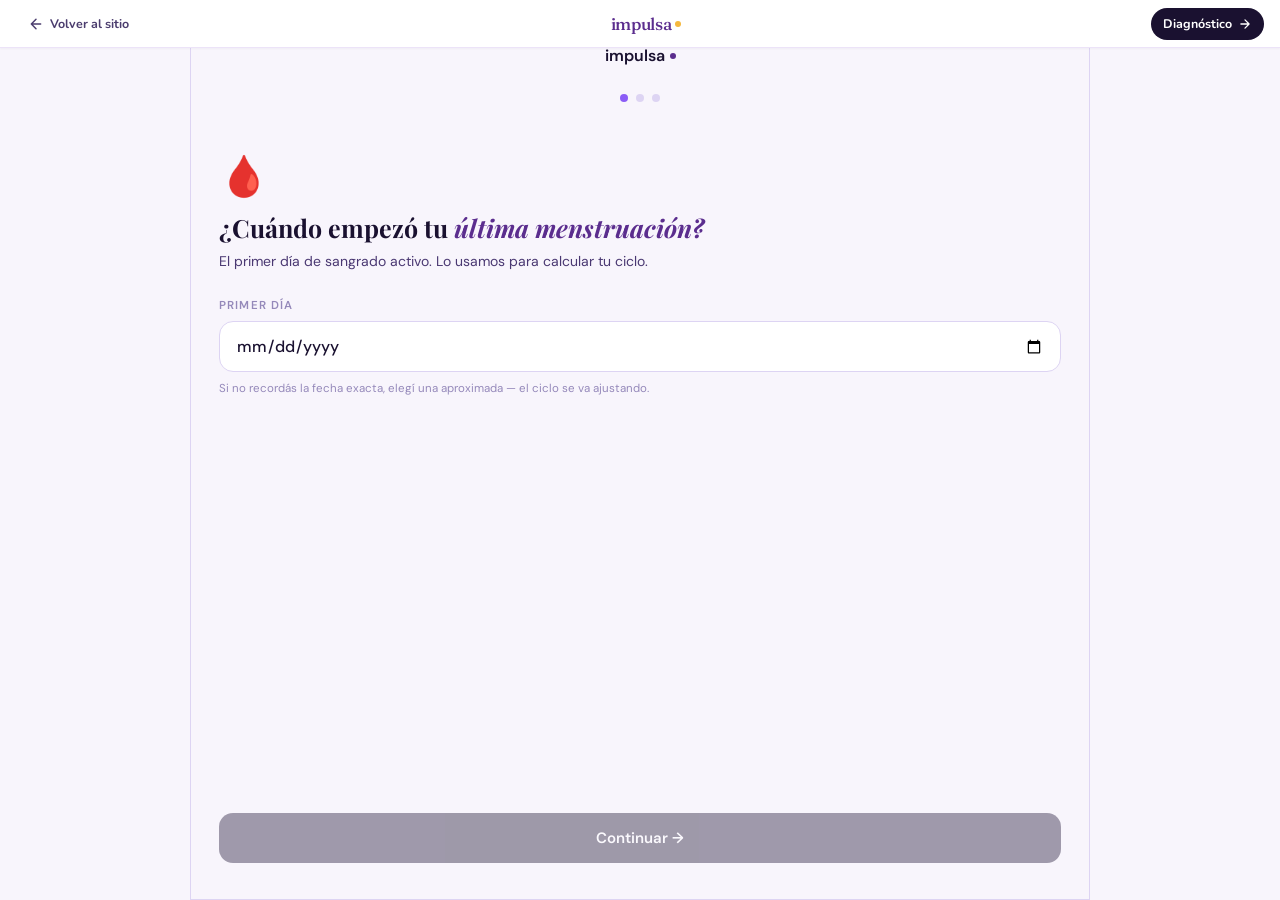
<file: ciclo-impulsa.html>
<!DOCTYPE html>
<html lang="es-AR">
<head>
<meta charset="UTF-8">
<meta name="viewport" content="width=device-width,initial-scale=1,maximum-scale=1,user-scalable=no">
<meta name="theme-color" content="#5B2D8E">
<title>Impulsa · Mi Ciclo — Trackeá tu ciclo menstrual con privacidad real</title>
<meta name="description" content="App de seguimiento de ciclo menstrual con SVG ring, calendario y registro diario de síntomas. Notificaciones privadas. Parte del ecosistema Impulsa.">
<link rel="canonical" href="https://juan-weld.vercel.app/ciclo-impulsa.html">
<meta property="og:title" content="Impulsa · Mi Ciclo">
<meta property="og:description" content="Trackeá tu ciclo menstrual con privacidad real. Parte del ecosistema Impulsa.">
<meta property="og:type" content="website">
<meta property="og:url" content="https://juan-weld.vercel.app/ciclo-impulsa.html">
<meta property="og:locale" content="es_AR">
<meta property="og:image" content="https://juan-weld.vercel.app/hero-mujer.webp">
<link rel="icon" type="image/svg+xml" href="data:image/svg+xml,%3Csvg xmlns='http://www.w3.org/2000/svg' viewBox='0 0 64 64'%3E%3Cdefs%3E%3ClinearGradient id='g' x1='0' y1='0' x2='1' y2='1'%3E%3Cstop offset='0' stop-color='%235B2D8E'/%3E%3Cstop offset='1' stop-color='%23F5B83D'/%3E%3C/linearGradient%3E%3C/defs%3E%3Crect width='64' height='64' rx='14' fill='url(%23g)'/%3E%3Ctext x='32' y='44' text-anchor='middle' font-family='Georgia,serif' font-size='38' font-style='italic' fill='white'%3Ei%3C/text%3E%3C/svg%3E">
<link href="https://fonts.googleapis.com/css2?family=Playfair+Display:ital,wght@0,500;0,700;1,500;1,700&family=DM+Sans:wght@300;400;500;600&family=Fraunces:opsz,wght@9..144,500;9..144,600&family=Nunito:wght@600;700&display=swap" rel="stylesheet">
<style>
:root{
  --bg:#F8F5FC;--white:#FFF;--pri:#1A1130;--pur:#5B2D8E;--pur-l:#8B5CF6;
  --pur-pale:#EDE6FB;--pur-xs:#F8F5FF;--txt-m:#4A3872;--txt-d:#9589BA;
  --bdr:#DDD4F3;--bdr-sm:#EDE6FB;
  --sh:0 2px 12px rgba(26,17,48,.07);--sh-md:0 6px 24px rgba(26,17,48,.11);
  --c-mens:#F9A8D4;--c-fert:#A78BFA;--c-ovul:#5B2D8E;
}
*{margin:0;padding:0;box-sizing:border-box;-webkit-tap-highlight-color:transparent}
html{height:100%;background:#E0D8F5}
/* ─── MOBILE BASE ─── */
body{
  font-family:'DM Sans',sans-serif;background:var(--bg);color:var(--pri);
  max-width:430px;margin:0 auto;height:100vh;
  display:flex;flex-direction:column;overflow:hidden;
  box-shadow:0 0 40px rgba(27,11,78,.18);
}
/* ─── DESKTOP ─── */
@media(min-width:640px){
  html{background:var(--bg)}
  body{max-width:900px;height:100vh;flex-direction:column;box-shadow:none;border:1px solid var(--bdr)}
  .app-body{flex-direction:row!important;overflow:hidden}
  .panel-ring{
    width:360px;flex-shrink:0;border-right:1px solid var(--bdr);
    overflow-y:auto;display:block!important
  }
  .panel-ring.m-hidden{display:block!important}
  .panel-content{display:flex!important;flex-direction:column;flex:1;overflow:hidden}
  .dtabs{display:flex!important}
  .btm-tabs{display:none!important}
  .panel-content .tab-scroll{flex:1;overflow-y:auto}
}
/* HEADER */
.app-hd{
  display:flex;align-items:center;justify-content:space-between;
  padding:13px 20px 11px;background:var(--white);
  border-bottom:1px solid var(--bdr);flex-shrink:0;z-index:10
}
.logo{font-size:15px;font-weight:600;color:var(--pri);display:flex;align-items:center;gap:5px}
.logo-dot{width:6px;height:6px;background:var(--pur);border-radius:50%}
.hd-title{font-size:13px;font-weight:500;color:var(--txt-m)}
.ico-btn{width:32px;height:32px;border:none;background:var(--pur-pale);border-radius:50%;cursor:pointer;display:flex;align-items:center;justify-content:center;color:var(--pur);transition:background .2s}
.ico-btn:hover{background:var(--bdr)}
/* APP BODY */
.app-body{display:flex;flex-direction:column;flex:1;overflow:hidden}
/* ─── PANELS ─── */
.panel-ring{overflow-y:auto;-webkit-overflow-scrolling:touch}
.panel-ring.m-hidden{display:none}
.panel-content{display:none;overflow:hidden;flex-direction:column}
.panel-content.m-shown{display:flex!important;flex-direction:column;flex:1;overflow:hidden}
.tab-scroll{overflow-y:auto;-webkit-overflow-scrolling:touch;flex:1;padding-bottom:80px}
/* DESKTOP TABS (right panel top) */
.dtabs{
  display:none;
  border-bottom:1px solid var(--bdr);background:var(--white);flex-shrink:0
}
.dtb{
  padding:14px 20px;border:none;background:none;font-family:'DM Sans',sans-serif;
  font-size:13px;font-weight:500;color:var(--txt-d);cursor:pointer;
  border-bottom:2px solid transparent;transition:all .2s
}
.dtb.active{color:var(--pur);border-bottom-color:var(--pur);font-weight:600}
/* BOTTOM TABS (mobile) */
.btm-tabs{
  display:flex;background:var(--white);border-top:1px solid var(--bdr);
  padding:8px 0 12px;flex-shrink:0;z-index:10
}
.tb{
  flex:1;display:flex;flex-direction:column;align-items:center;gap:3px;
  border:none;background:none;cursor:pointer;padding:4px 0;
  font-family:'DM Sans',sans-serif;color:var(--txt-d);font-size:11px;font-weight:500;transition:color .2s
}
.tb.active{color:var(--pur)}
/* ─── ONBOARDING ─── */
.ob-ov{position:fixed;inset:0;background:var(--bg);z-index:200;display:flex;flex-direction:column;max-width:430px;margin:0 auto;overflow-y:auto}
@media(min-width:640px){.ob-ov{max-width:900px;border:1px solid var(--bdr)}}
.ob-top{padding:44px 28px 0;text-align:center;flex-shrink:0}
.ob-logo{font-size:16px;font-weight:600;color:var(--pri);display:inline-flex;align-items:center;gap:5px;margin-bottom:28px}
.ob-logo-dot{width:6px;height:6px;background:var(--pur);border-radius:50%}
.ob-prog{display:flex;gap:8px;justify-content:center}
.ob-pd{width:8px;height:8px;border-radius:4px;background:var(--bdr);transition:all .3s}
.ob-pd.done{background:var(--pur);width:22px}
.ob-pd.cur{background:var(--pur-l)}
.ob-step{display:none;flex:1;flex-direction:column;padding:28px 28px 36px}
.ob-step.active{display:flex}
.ob-em{font-size:40px;margin-bottom:12px}
.ob-h{font-family:'Playfair Display',serif;font-size:25px;font-weight:700;margin-bottom:8px;color:var(--pri);line-height:1.15}
.ob-h em{font-style:italic;color:var(--pur)}
.ob-sub{font-size:14px;color:var(--txt-m);margin-bottom:26px;line-height:1.55}
.ob-lbl{font-size:11.5px;font-weight:600;color:var(--txt-d);text-transform:uppercase;letter-spacing:.1em;margin-bottom:8px}
.ob-date{width:100%;padding:13px 16px;border:1.5px solid var(--bdr);border-radius:14px;background:var(--white);font-family:'DM Sans',sans-serif;font-size:16px;font-weight:500;color:var(--pri);margin-bottom:8px;outline:none;transition:border-color .2s;-webkit-appearance:none;appearance:none}
.ob-date:focus{border-color:var(--pur)}
.ob-chips{display:flex;flex-wrap:wrap;gap:10px;margin-bottom:8px}
.ob-chip{padding:10px 18px;border:1.5px solid var(--bdr);border-radius:24px;background:var(--white);font-size:13.5px;font-weight:500;color:var(--txt-m);cursor:pointer;transition:all .18s;user-select:none}
.ob-chip.sel{background:var(--pur-pale);border-color:var(--pur);color:var(--pur);font-weight:600}
.ob-hint{font-size:11.5px;color:var(--txt-d);margin-bottom:22px;line-height:1.5}
.btn-pri{width:100%;padding:15px;background:var(--pri);color:white;border:none;border-radius:14px;font-family:'DM Sans',sans-serif;font-size:15px;font-weight:600;cursor:pointer;transition:background .2s,transform .1s;margin-top:auto}
.btn-pri:hover{background:var(--pur)}
.btn-pri:active{transform:scale(.98)}
.btn-pri:disabled{opacity:.4;cursor:not-allowed}
/* ─── RING AREA ─── */
.ring-inner{padding:16px 18px 8px}
.ring-wrap{position:relative;width:260px;height:260px;margin:0 auto 14px}
@media(min-width:640px){.ring-wrap{width:280px;height:280px}}
.ring-svg{display:block;width:100%;height:100%}
/* Center overlay — safe zone: R=115, today pill r=9
   Clear inner radius = 115−9 = 106px on a 260px canvas (half=130) → left/right safe zone = 130−106=24px BUT
   we pad more (50px) for comfortable reading */
.ring-center{
  position:absolute;inset:0;
  display:flex;flex-direction:column;align-items:center;justify-content:center;
  text-align:center;padding:0 54px;pointer-events:none
}
.ring-date-lbl{font-size:11px;color:var(--txt-d);font-weight:500;margin-bottom:5px}
.ring-badge{font-size:9.5px;font-weight:700;text-transform:uppercase;letter-spacing:.14em;padding:3px 10px;border-radius:20px;margin-bottom:7px;white-space:nowrap}
.rb-mens{background:#FEE2E2;color:#9F1239}
.rb-foll{background:var(--pur-pale);color:var(--pur)}
.rb-fert{background:#EDE9FE;color:#6D28D9}
.rb-ovul{background:var(--pur);color:white}
.rb-lute{background:#F5F3FF;color:#5B21B6}
.ring-main{font-family:'Playfair Display',serif;font-size:17px;font-weight:700;color:var(--pri);line-height:1.25;margin-bottom:5px}
.ring-day{font-size:11px;color:var(--txt-d)}
/* quick cards & buttons */
.q-btn{
  display:flex;align-items:center;gap:12px;padding:13px 15px;
  background:var(--white);border:1.5px solid var(--bdr);border-radius:14px;
  width:100%;cursor:pointer;text-align:left;margin-bottom:9px;
  box-shadow:var(--sh);transition:border-color .2s,box-shadow .2s;font-family:inherit
}
.q-btn:hover{border-color:var(--pur);box-shadow:var(--sh-md)}
.q-btn-icon{font-size:19px}
.q-btn-body{flex:1}
.q-btn-title{font-size:13.5px;font-weight:600;color:var(--pri)}
.q-btn-sub{font-size:11.5px;color:var(--txt-d);margin-top:1px}
.q-btn-arr{color:var(--pur);font-size:17px;font-weight:600}
.reg-btn{
  display:flex;align-items:center;justify-content:center;gap:7px;
  padding:13px;background:linear-gradient(135deg,#FDA4AF,#F472B6);color:white;
  border:none;border-radius:14px;width:100%;cursor:pointer;
  font-family:'DM Sans',sans-serif;font-size:14px;font-weight:600;margin-bottom:9px;
  transition:opacity .2s,transform .1s;box-shadow:0 4px 14px rgba(244,114,182,.28)
}
.reg-btn:hover{opacity:.9}
.reg-btn:active{transform:scale(.98)}
/* fertile callout */
.fert-call{background:linear-gradient(135deg,#EDE9FE,#DDD4F3);border:1.5px solid var(--c-fert);border-radius:14px;padding:12px 14px;margin-bottom:9px;display:flex;align-items:flex-start;gap:10px}
.fert-call-icon{font-size:20px;flex-shrink:0;margin-top:1px}
.fert-call-txt h4{font-size:13px;font-weight:700;color:var(--pur);margin-bottom:3px}
.fert-call-txt p{font-size:11.5px;color:var(--txt-m);line-height:1.45}
/* info card */
.info-card{background:var(--white);border:1px solid var(--bdr);border-radius:16px;padding:15px 17px;margin-bottom:9px;box-shadow:var(--sh)}
.info-card-h{font-size:10.5px;font-weight:600;text-transform:uppercase;letter-spacing:.13em;color:var(--txt-d);margin-bottom:11px}
.phase-row{display:flex;align-items:center;gap:9px;padding:5px 0;border-bottom:1px solid var(--bdr-sm)}
.phase-row:last-child{border-bottom:none}
.pr-dot{width:9px;height:9px;border-radius:50%;flex-shrink:0}
.pr-nm{font-size:12.5px;font-weight:500;flex:1}
.pr-dt{font-size:11.5px;color:var(--txt-d)}
/* ─── CALENDAR ─── */
.cal-wrap{padding:20px}
.cal-hd{display:flex;align-items:center;justify-content:space-between;margin-bottom:18px}
.cal-title{font-family:'Playfair Display',serif;font-size:19px;font-weight:700}
.cal-nav{display:flex;gap:6px}
.cal-nb{width:30px;height:30px;border:1.5px solid var(--bdr);border-radius:50%;background:var(--white);cursor:pointer;display:flex;align-items:center;justify-content:center;color:var(--pur);transition:all .2s;font-size:14px}
.cal-nb:hover{background:var(--pur-pale);border-color:var(--pur)}
.cal-dow{display:grid;grid-template-columns:repeat(7,1fr);gap:2px;margin-bottom:4px}
.cal-dow span{text-align:center;font-size:11px;font-weight:600;color:var(--txt-d);padding:3px 0}
.cal-grid{display:grid;grid-template-columns:repeat(7,1fr);gap:3px}
.cd{aspect-ratio:1;display:flex;align-items:center;justify-content:center;border-radius:50%;font-size:12.5px;font-weight:500;cursor:pointer;position:relative;transition:all .15s;color:var(--pri)}
.cd.empty{cursor:default;pointer-events:none}
.cd.otm{color:var(--txt-d);opacity:.35}
.cd.tod{box-shadow:0 0 0 2px var(--pur);font-weight:700}
.cd.logged::after{content:'';position:absolute;bottom:2px;left:50%;transform:translateX(-50%);width:3px;height:3px;border-radius:50%;background:var(--pur)}
.cd.fut{opacity:.5}
.cd.p-mens{background:#FEE2E2;color:#9F1239}
.cd.p-foll{background:var(--pur-pale)}
.cd.p-fert{background:#EDE9FE;color:#6D28D9;font-weight:600}
.cd.p-ovul{background:var(--pur);color:white;font-weight:700}
.cd.p-lute{background:#F5F3FF}
.cd:hover:not(.empty){background:var(--pur-pale)!important;color:var(--pur)!important}
.cal-legend{display:flex;flex-wrap:wrap;gap:9px;margin-top:15px}
.cl-item{display:flex;align-items:center;gap:5px;font-size:11px;color:var(--txt-m)}
.cl-dot{width:9px;height:9px;border-radius:3px;flex-shrink:0}
/* ─── SEGUIMIENTO ─── */
.seg-wrap{padding:20px}
.seg-date-nav{display:flex;align-items:center;justify-content:space-between;margin-bottom:16px}
.seg-date-center{text-align:center}
.seg-lbl{font-size:11px;font-weight:600;text-transform:uppercase;letter-spacing:.12em;color:var(--txt-d);margin-bottom:3px}
.seg-title{font-family:'Playfair Display',serif;font-size:20px;font-weight:700}
.seg-sec{background:var(--white);border:1px solid var(--bdr);border-radius:16px;padding:16px;margin-bottom:11px;box-shadow:var(--sh)}
.seg-sec-h{font-size:10.5px;font-weight:600;text-transform:uppercase;letter-spacing:.13em;color:var(--txt-d);margin-bottom:12px}
.chips{display:flex;flex-wrap:wrap;gap:7px}
.chip{padding:7px 13px;border:1.5px solid var(--bdr);border-radius:20px;font-size:12.5px;font-weight:500;color:var(--txt-m);cursor:pointer;transition:all .15s;background:var(--white);user-select:none}
.chip:hover{border-color:var(--pur-l)}
.chip.on{background:var(--pur-pale);border-color:var(--pur);color:var(--pur);font-weight:600}
.chip.mood-on{background:var(--pur);border-color:var(--pur);color:white}
.flow-row{display:flex;gap:7px}
.flow-b{flex:1;padding:9px 3px;border:1.5px solid var(--bdr);border-radius:12px;background:var(--white);font-family:'DM Sans',sans-serif;font-size:11.5px;font-weight:500;color:var(--txt-m);cursor:pointer;text-align:center;transition:all .15s}
.flow-b.on{background:#FEE2E2;border-color:var(--c-mens);color:#9F1239;font-weight:600}
.pt-row{display:flex;align-items:center;justify-content:space-between;padding:10px 0}
.pt-lbl{font-size:13.5px;font-weight:500}
.pt-sub{font-size:11.5px;color:var(--txt-d);margin-top:2px}
.sw{position:relative;width:42px;height:23px;flex-shrink:0}
.sw input{display:none}
.sw-tk{position:absolute;inset:0;background:var(--bdr);border-radius:12px;cursor:pointer;transition:background .22s}
.sw input:checked+.sw-tk{background:var(--c-mens)}
.sw-tk::after{content:'';position:absolute;width:17px;height:17px;background:white;border-radius:50%;top:3px;left:3px;transition:transform .22s;box-shadow:0 1px 4px rgba(0,0,0,.12)}
.sw input:checked+.sw-tk::after{transform:translateX(19px)}
.temp-row{display:flex;align-items:center;gap:10px}
.temp-inp{width:100px;padding:9px 12px;border:1.5px solid var(--bdr);border-radius:10px;font-family:'DM Sans',sans-serif;font-size:15px;font-weight:500;color:var(--pri);background:var(--white);outline:none;transition:border-color .2s}
.temp-inp:focus{border-color:var(--pur)}
.temp-lbl{font-size:12px;color:var(--txt-d)}
.notes-ta{width:100%;padding:11px 13px;border:1.5px solid var(--bdr);border-radius:12px;font-family:'DM Sans',sans-serif;font-size:13.5px;color:var(--pri);background:var(--white);outline:none;resize:none;transition:border-color .2s;min-height:65px}
.notes-ta:focus{border-color:var(--pur)}
.save-btn{width:100%;padding:14px;background:var(--pri);color:white;border:none;border-radius:14px;font-family:'DM Sans',sans-serif;font-size:14.5px;font-weight:600;cursor:pointer;transition:background .2s,transform .1s}
.save-btn:hover{background:var(--pur)}
.save-btn:active{transform:scale(.98)}
.saved-msg{text-align:center;font-size:13px;color:var(--pur);font-weight:600;margin-top:8px;display:none}
::-webkit-scrollbar{width:3px}
::-webkit-scrollbar-thumb{background:var(--bdr);border-radius:2px}
/* IMPULSA SHELL — barra de navegación de vuelta al sitio */
.impulsa-shell{position:fixed;top:0;left:0;right:0;z-index:1000;display:flex;align-items:center;justify-content:space-between;gap:12px;padding:8px 16px;height:48px;background:#fff;border-bottom:1px solid #ECE3F8;box-shadow:0 1px 2px rgba(26,17,48,.04);font-family:'Nunito',system-ui,-apple-system,sans-serif;font-size:13px;color:#1A1130}
.impulsa-shell a{text-decoration:none}
.impulsa-shell-back,.impulsa-shell-cta{display:inline-flex;align-items:center;gap:6px;padding:7px 12px;border-radius:999px;font-weight:700;font-size:12.5px;color:#4B3D6E;transition:background .2s,color .2s;min-height:32px}
.impulsa-shell-back:hover{background:#ECE3F8;color:#5B2D8E}
.impulsa-shell-cta{background:#1A1130;color:#fff}
.impulsa-shell-cta:hover{background:#5B2D8E;color:#fff}
.impulsa-shell-logo{font-family:'Fraunces','Playfair Display',serif;font-weight:500;font-size:17px;color:#5B2D8E;letter-spacing:-.02em;display:inline-flex;align-items:center;gap:4px}
.impulsa-shell-dot{width:6px;height:6px;border-radius:50%;background:#F5B83D;display:inline-block}
body{padding-top:48px}
@media(max-width:420px){.impulsa-shell-back span,.impulsa-shell-cta span{display:none}.impulsa-shell-logo{font-size:15px}}
</style>
</head>
<body>

<!-- IMPULSA SHELL -->
<header class="impulsa-shell" role="navigation" aria-label="Navegación Impulsa">
  <a href="/#ecosistema" class="impulsa-shell-back" aria-label="Volver al sitio Impulsa">
    <svg width="16" height="16" viewBox="0 0 24 24" fill="none" stroke="currentColor" stroke-width="2.2" stroke-linecap="round" stroke-linejoin="round" aria-hidden="true"><path d="M19 12H5M12 19l-7-7 7-7"/></svg>
    <span>Volver al sitio</span>
  </a>
  <a href="/" class="impulsa-shell-logo" aria-label="Impulsa">impulsa<span class="impulsa-shell-dot" aria-hidden="true"></span></a>
  <a href="/#cta" class="impulsa-shell-cta">
    <span>Diagnóstico</span>
    <svg width="14" height="14" viewBox="0 0 24 24" fill="none" stroke="currentColor" stroke-width="2.2" stroke-linecap="round" stroke-linejoin="round" aria-hidden="true"><path d="M5 12h14M12 5l7 7-7 7"/></svg>
  </a>
</header>

<!-- ONBOARDING -->
<div class="ob-ov" id="ob-ov">
  <div class="ob-top">
    <div class="ob-logo">impulsa<span class="ob-logo-dot"></span></div>
    <div class="ob-prog">
      <div class="ob-pd cur" id="opd0"></div>
      <div class="ob-pd" id="opd1"></div>
      <div class="ob-pd" id="opd2"></div>
    </div>
  </div>
  <div class="ob-step active" id="ob-s1">
    <div style="height:20px"></div>
    <div class="ob-em">🩸</div>
    <h2 class="ob-h">¿Cuándo empezó tu <em>última menstruación?</em></h2>
    <p class="ob-sub">El primer día de sangrado activo. Lo usamos para calcular tu ciclo.</p>
    <div class="ob-lbl">Primer día</div>
    <input type="date" class="ob-date" id="ob-lp" max="">
    <p class="ob-hint">Si no recordás la fecha exacta, elegí una aproximada — el ciclo se va ajustando.</p>
    <button class="btn-pri" id="ob-s1-btn" disabled onclick="obNext(1)">Continuar →</button>
  </div>
  <div class="ob-step" id="ob-s2">
    <div class="ob-em">🗓️</div>
    <h2 class="ob-h">¿Cada cuántos días te <em>viene?</em></h2>
    <p class="ob-sub">Días entre el inicio de un período y el siguiente.</p>
    <div class="ob-lbl">Duración del ciclo</div>
    <div class="ob-chips" id="ob-cc">
      <div class="ob-chip" data-v="21" onclick="selChip(this,'ob-cc','ob-cv')">21 días</div>
      <div class="ob-chip" data-v="24" onclick="selChip(this,'ob-cc','ob-cv')">24 días</div>
      <div class="ob-chip sel" data-v="28" onclick="selChip(this,'ob-cc','ob-cv')">28 días</div>
      <div class="ob-chip" data-v="30" onclick="selChip(this,'ob-cc','ob-cv')">30 días</div>
      <div class="ob-chip" data-v="32" onclick="selChip(this,'ob-cc','ob-cv')">32 días</div>
      <div class="ob-chip" data-v="35" onclick="selChip(this,'ob-cc','ob-cv')">35 días</div>
    </div>
    <input type="hidden" id="ob-cv" value="28">
    <p class="ob-hint">El promedio es 28 días, pero entre 21 y 35 es totalmente normal.</p>
    <button class="btn-pri" onclick="obNext(2)">Continuar →</button>
  </div>
  <div class="ob-step" id="ob-s3">
    <div class="ob-em">📅</div>
    <h2 class="ob-h">¿Cuántos días <em>dura</em> tu menstruación?</h2>
    <p class="ob-sub">Días con sangrado activo en promedio.</p>
    <div class="ob-lbl">Duración del período</div>
    <div class="ob-chips" id="ob-dc">
      <div class="ob-chip" data-v="2" onclick="selChip(this,'ob-dc','ob-dv')">2 días</div>
      <div class="ob-chip" data-v="3" onclick="selChip(this,'ob-dc','ob-dv')">3 días</div>
      <div class="ob-chip" data-v="4" onclick="selChip(this,'ob-dc','ob-dv')">4 días</div>
      <div class="ob-chip sel" data-v="5" onclick="selChip(this,'ob-dc','ob-dv')">5 días</div>
      <div class="ob-chip" data-v="6" onclick="selChip(this,'ob-dc','ob-dv')">6 días</div>
      <div class="ob-chip" data-v="7" onclick="selChip(this,'ob-dc','ob-dv')">7 días</div>
    </div>
    <input type="hidden" id="ob-dv" value="5">
    <p class="ob-hint">Entre 2 y 7 días es lo habitual.</p>
    <button class="btn-pri" onclick="obFinish()">Empezar mi seguimiento ✨</button>
  </div>
</div>

<!-- HEADER -->
<header class="app-hd">
  <div class="logo">impulsa<span class="logo-dot"></span></div>
  <span class="hd-title" id="hd-title">Tu ciclo actual</span>
  <button class="ico-btn" onclick="resetApp()" title="Reiniciar">
    <svg width="15" height="15" viewBox="0 0 24 24" fill="none" stroke="currentColor" stroke-width="2.2"><circle cx="12" cy="12" r="3"/><path d="M12 1v4M12 19v4M4.22 4.22l2.83 2.83M16.95 16.95l2.83 2.83M1 12h4M19 12h4M4.22 19.78l2.83-2.83M16.95 7.05l2.83-2.83"/></svg>
  </button>
</header>

<!-- APP BODY (2-col desktop, stacked mobile) -->
<div class="app-body" id="app-body">

  <!-- LEFT / CICLO PANEL -->
  <div class="panel-ring" id="panel-ring">
    <div class="ring-inner">

      <!-- SVG RING -->
      <div class="ring-wrap">
        <svg class="ring-svg" id="ring-svg" viewBox="0 0 260 260"></svg>
        <div class="ring-center">
          <div class="ring-date-lbl" id="ring-date-lbl"></div>
          <div class="ring-badge rb-lute" id="ring-badge"></div>
          <div class="ring-main" id="ring-main"></div>
          <div class="ring-day" id="ring-day"></div>
        </div>
      </div>

      <!-- fertile callout -->
      <div class="fert-call" id="fert-call" style="display:none">
        <div class="fert-call-icon">✨</div>
        <div class="fert-call-txt">
          <h4 id="fert-call-h"></h4>
          <p id="fert-call-p"></p>
        </div>
      </div>

      <!-- register period -->
      <button class="reg-btn" id="reg-btn" onclick="registerPeriod()" style="display:none">
        🩸&nbsp; Registrar inicio de período
      </button>

      <!-- quick log -->
      <button class="q-btn" onclick="gotoSeg()">
        <span class="q-btn-icon">😊</span>
        <div class="q-btn-body">
          <div class="q-btn-title">¿Cómo te sentís hoy?</div>
          <div class="q-btn-sub" id="q-btn-sub">Registrá síntomas, estado de ánimo y más</div>
        </div>
        <span class="q-btn-arr">›</span>
      </button>

      <!-- phase info -->
      <div class="info-card">
        <div class="info-card-h">Fases de este ciclo</div>
        <div id="phase-list"></div>
      </div>
    </div>
  </div>

  <!-- RIGHT / CONTENT PANEL -->
  <div class="panel-content" id="panel-content">

    <!-- Desktop tab bar -->
    <div class="dtabs" id="dtabs">
      <button class="dtb active" id="dtb-calendario" onclick="showRTab('calendario')">Calendario</button>
      <button class="dtb" id="dtb-seguimiento" onclick="showRTab('seguimiento')">Seguimiento</button>
    </div>

    <div class="tab-scroll">

      <!-- CALENDARIO -->
      <div id="rtab-calendario" class="rtab active">
        <div class="cal-wrap">
          <div class="cal-hd">
            <div class="cal-title" id="cal-title"></div>
            <div class="cal-nav">
              <button class="cal-nb" onclick="calPrev()">‹</button>
              <button class="cal-nb" onclick="calNext()">›</button>
            </div>
          </div>
          <div class="cal-dow">
            <span>Lun</span><span>Mar</span><span>Mié</span><span>Jue</span><span>Vie</span><span>Sáb</span><span>Dom</span>
          </div>
          <div class="cal-grid" id="cal-grid"></div>
          <div class="cal-legend">
            <div class="cl-item"><div class="cl-dot" style="background:#FDA4AF"></div>Menstruación</div>
            <div class="cl-item"><div class="cl-dot" style="background:var(--pur-pale)"></div>Folicular</div>
            <div class="cl-item"><div class="cl-dot" style="background:#A78BFA"></div>Fértil</div>
            <div class="cl-item"><div class="cl-dot" style="background:var(--pur)"></div>Ovulación</div>
            <div class="cl-item"><div class="cl-dot" style="background:#F5F3FF"></div>Lútea</div>
          </div>
        </div>
      </div>

      <!-- SEGUIMIENTO -->
      <div id="rtab-seguimiento" class="rtab" style="display:none">
        <div class="seg-wrap">
          <div class="seg-date-nav">
            <button class="cal-nb" onclick="segShift(-1)">‹</button>
            <div class="seg-date-center">
              <div class="seg-lbl" id="seg-lbl">HOY</div>
              <div class="seg-title" id="seg-title"></div>
            </div>
            <button class="cal-nb" id="seg-next" onclick="segShift(1)">›</button>
          </div>
          <!-- period -->
          <div class="seg-sec">
            <div class="seg-sec-h">Estado del período</div>
            <div class="pt-row">
              <div><div class="pt-lbl">Inicio de período hoy</div><div class="pt-sub">Recalcula tu ciclo automáticamente</div></div>
              <label class="sw"><input type="checkbox" id="sw-period" onchange="onPerToggle()"><span class="sw-tk"></span></label>
            </div>
            <div id="flow-sec" style="display:none;margin-top:8px">
              <div class="seg-sec-h" style="margin-bottom:8px">Intensidad del flujo</div>
              <div class="flow-row">
                <button class="flow-b" data-v="ligero" onclick="selFlow(this)">Ligero</button>
                <button class="flow-b" data-v="moderado" onclick="selFlow(this)">Moderado</button>
                <button class="flow-b" data-v="abundante" onclick="selFlow(this)">Abundante</button>
                <button class="flow-b" data-v="mucho" onclick="selFlow(this)">Muy abund.</button>
              </div>
            </div>
          </div>
          <!-- mood -->
          <div class="seg-sec">
            <div class="seg-sec-h">Estado de ánimo</div>
            <div class="chips" id="mood-chips">
              <div class="chip" data-v="energica" onclick="selMood(this)">⚡ Enérgica</div>
              <div class="chip" data-v="tranquila" onclick="selMood(this)">😌 Tranquila</div>
              <div class="chip" data-v="ansiosa" onclick="selMood(this)">😰 Ansiosa</div>
              <div class="chip" data-v="irritable" onclick="selMood(this)">😤 Irritable</div>
              <div class="chip" data-v="triste" onclick="selMood(this)">😢 Triste</div>
              <div class="chip" data-v="feliz" onclick="selMood(this)">🌟 Feliz</div>
              <div class="chip" data-v="cansada" onclick="selMood(this)">😴 Cansada</div>
              <div class="chip" data-v="sensible" onclick="selMood(this)">🥺 Sensible</div>
            </div>
          </div>
          <!-- síntomas -->
          <div class="seg-sec">
            <div class="seg-sec-h">Síntomas físicos</div>
            <div class="chips" id="symp-chips">
              <div class="chip" data-v="colicos" onclick="togChip(this)">Cólicos</div>
              <div class="chip" data-v="hinchazon" onclick="togChip(this)">Hinchazón</div>
              <div class="chip" data-v="cefalea" onclick="togChip(this)">Dolor de cabeza</div>
              <div class="chip" data-v="nauseas" onclick="togChip(this)">Náuseas</div>
              <div class="chip" data-v="acne" onclick="togChip(this)">Acné</div>
              <div class="chip" data-v="senos" onclick="togChip(this)">Senos sensibles</div>
              <div class="chip" data-v="libido-alta" onclick="togChip(this)">Libido alta</div>
              <div class="chip" data-v="libido-baja" onclick="togChip(this)">Libido baja</div>
              <div class="chip" data-v="fatiga" onclick="togChip(this)">Fatiga</div>
              <div class="chip" data-v="insomnio" onclick="togChip(this)">Insomnio</div>
              <div class="chip" data-v="manchado" onclick="togChip(this)">Manchado</div>
              <div class="chip" data-v="flujo-claro" onclick="togChip(this)">Flujo claro</div>
            </div>
          </div>
          <!-- temp -->
          <div class="seg-sec">
            <div class="seg-sec-h">Temperatura basal (opcional)</div>
            <div class="temp-row">
              <input type="number" class="temp-inp" id="temp-inp" placeholder="36.5" min="35" max="38" step="0.1">
              <span class="temp-lbl">°C · Tomada al despertar</span>
            </div>
          </div>
          <!-- notas -->
          <div class="seg-sec">
            <div class="seg-sec-h">Notas</div>
            <textarea class="notes-ta" id="notes-ta" placeholder="Algo más que quieras recordar…"></textarea>
          </div>
          <button class="save-btn" onclick="saveLog()">Guardar registro</button>
          <div class="saved-msg" id="saved-msg">✓ Registro guardado</div>
        </div>
      </div>

    </div><!-- /tab-scroll -->
  </div><!-- /panel-content -->

</div><!-- /app-body -->

<!-- MOBILE BOTTOM TABS -->
<nav class="btm-tabs" id="btm-tabs">
  <button class="tb active" id="tbn-ciclo" onclick="showMTab('ciclo')">
    <svg width="20" height="20" viewBox="0 0 24 24" fill="none" stroke="currentColor" stroke-width="2"><circle cx="12" cy="12" r="9"/><path d="M12 3v4M12 17v4M3 12h4M17 12h4"/></svg>
    Ciclo
  </button>
  <button class="tb" id="tbn-calendario" onclick="showMTab('calendario')">
    <svg width="20" height="20" viewBox="0 0 24 24" fill="none" stroke="currentColor" stroke-width="2"><rect x="3" y="4" width="18" height="18" rx="2"/><line x1="16" y1="2" x2="16" y2="6"/><line x1="8" y1="2" x2="8" y2="6"/><line x1="3" y1="10" x2="21" y2="10"/></svg>
    Calendario
  </button>
  <button class="tb" id="tbn-seguimiento" onclick="showMTab('seguimiento')">
    <svg width="20" height="20" viewBox="0 0 24 24" fill="none" stroke="currentColor" stroke-width="2"><path d="M12 20h9"/><path d="M16.5 3.5a2.121 2.121 0 013 3L7 19l-4 1 1-4L16.5 3.5z"/></svg>
    Seguimiento
  </button>
</nav>

<style>
.rtab{display:none}
.rtab.active{display:block}
</style>

<script>
/* ════════════════════════════════════
   STORAGE
════════════════════════════════════ */
const SK='impulsa_cycle_v2';
const load=()=>{try{const r=localStorage.getItem(SK);return r?JSON.parse(r):null}catch{return null}};
const save=s=>{try{localStorage.setItem(SK,JSON.stringify(s))}catch{}};
let APP=load();

/* ════════════════════════════════════
   DATE UTILS
════════════════════════════════════ */
const today=()=>{const d=new Date();return new Date(d.getFullYear(),d.getMonth(),d.getDate())};
const parseDate=s=>{const[y,m,d]=s.split('-').map(Number);return new Date(y,m-1,d)};
const fmtDate=d=>`${d.getFullYear()}-${String(d.getMonth()+1).padStart(2,'0')}-${String(d.getDate()).padStart(2,'0')}`;
const addDays=(d,n)=>{const r=new Date(d);r.setDate(r.getDate()+n);return r};
const diffDays=(a,b)=>Math.round((b-a)/864e5);
const MONTHS=['enero','febrero','marzo','abril','mayo','junio','julio','agosto','septiembre','octubre','noviembre','diciembre'];
const MONTHS_S=['ene','feb','mar','abr','may','jun','jul','ago','sep','oct','nov','dic'];
const fmtShort=d=>`${d.getDate()} ${MONTHS_S[d.getMonth()]}`;

/* ════════════════════════════════════
   CYCLE ENGINE
════════════════════════════════════ */
function getCycleInfo(){
  if(!APP)return null;
  const t=today(), last=parseDate(APP.lastPeriodDate), cl=APP.cycleLength, pd=APP.periodDuration;
  let cs=new Date(last);
  while(true){const nx=addDays(cs,cl);if(nx>t)break;cs=nx;}
  const day=diffDays(cs,t)+1;
  const nextPeriod=addDays(cs,cl);
  const ovulDay=cl-14;
  const ovulDate=addDays(cs,ovulDay-1);
  const fertStart=addDays(ovulDate,-5);
  const fertEnd=addDays(ovulDate,1);
  const daysToNext=diffDays(t,nextPeriod);
  let phase;
  if(day<=pd)phase='mens';
  else if(day<ovulDay-4)phase='foll';
  else if(day<ovulDay)phase='fert';
  else if(day===ovulDay)phase='ovul';
  else phase='lute';
  return{cs,day,cl,pd,nextPeriod,ovulDay,ovulDate,fertStart,fertEnd,daysToNext,phase};
}

function getPhaseForDate(date){
  if(!APP)return null;
  const last=parseDate(APP.lastPeriodDate),cl=APP.cycleLength,pd=APP.periodDuration;
  const ovulDay=cl-14;
  let cs=new Date(last);
  while(cs>date)cs=addDays(cs,-cl);
  while(true){const nx=addDays(cs,cl);if(nx>date)break;cs=nx;}
  const day=diffDays(cs,date)+1;
  if(day<1||day>cl)return null;
  if(day<=pd)return'mens';
  if(day<ovulDay-4)return'foll';
  if(day<ovulDay)return'fert';
  if(day===ovulDay)return'ovul';
  return'lute';
}

/* ════════════════════════════════════
   SVG RING — only 3 colored arcs:
   menstruation (pink), fertile (violet), ovulation (dot)
   rest = base ring color
════════════════════════════════════ */
const CX=130,CY=130,R=105,SW=14; // viewBox 260x260

function xy(deg){
  const r=deg*Math.PI/180;
  return[CX+R*Math.sin(r),CY-R*Math.cos(r)];
}

function arc(s,e){
  if(e-s>=359.9){
    const[ax,ay]=xy(0.01),[bx,by]=xy(180);
    return`M${ax.toFixed(2)} ${ay.toFixed(2)} A${R} ${R} 0 1 1 ${bx.toFixed(2)} ${by.toFixed(2)} A${R} ${R} 0 1 1 ${ax.toFixed(2)} ${ay.toFixed(2)}`;
  }
  const[x1,y1]=xy(s),[x2,y2]=xy(e);
  return`M${x1.toFixed(2)} ${y1.toFixed(2)} A${R} ${R} 0 ${e-s>180?1:0} 1 ${x2.toFixed(2)} ${y2.toFixed(2)}`;
}

function dayAngle(day,cl){return((day-0.5)/cl)*360}
function dayS(day,cl){return((day-1)/cl)*360}
function dayE(day,cl){return(day/cl)*360}

function renderRing(){
  const svg=document.getElementById('ring-svg');
  if(!APP){svg.innerHTML='';return;}
  const ci=getCycleInfo();
  const{cl,pd,ovulDay,day}=ci;
  const G=0.8; // gap degrees
  let h='';

  // Defs (shadow)
  h+=`<defs><filter id="ps"><feDropShadow dx="0" dy="1" stdDeviation="3" flood-color="rgba(27,11,78,.18)"/></filter></defs>`;

  // Base ring — full circle, neutral
  h+=`<circle cx="${CX}" cy="${CY}" r="${R}" fill="none" stroke="#E8E3F5" stroke-width="${SW}"/>`;

  // ① Menstruation arc (days 1 → pd)
  h+=`<path d="${arc(dayS(1,cl)+G, dayE(pd,cl)-G)}" fill="none" stroke="#F9A8D4" stroke-width="${SW}" stroke-linecap="round"/>`;

  // ② Fertile window arc (ovulDay-5 → ovulDay-1)
  const fertS=ovulDay-5, fertE=ovulDay-1;
  if(fertE>=fertS)
    h+=`<path d="${arc(dayS(fertS,cl)+G, dayE(fertE,cl)-G)}" fill="none" stroke="#A78BFA" stroke-width="${SW}" stroke-linecap="round"/>`;

  // ③ Ovulation — thicker dot on ring
  const ovA=dayAngle(ovulDay,cl);
  const[ox,oy]=xy(ovA);
  h+=`<circle cx="${ox.toFixed(2)}" cy="${oy.toFixed(2)}" r="${SW/2+3}" fill="#5B2D8E" stroke="white" stroke-width="2"/>`;

  // Period-start marker at 0° (top) — small pink dot
  const[tx,ty]=xy(0);
  h+=`<circle cx="${tx.toFixed(2)}" cy="${ty.toFixed(2)}" r="5" fill="#F9A8D4" stroke="white" stroke-width="1.5"/>`;

  // Today pill — white circle, no text (day shown in center text)
  const todA=dayAngle(day,cl);
  const[tdx,tdy]=xy(todA);
  h+=`<circle cx="${tdx.toFixed(2)}" cy="${tdy.toFixed(2)}" r="9" fill="white" stroke="#5B2D8E" stroke-width="2.5" filter="url(#ps)"/>`;
  // Small dot inside today pill
  h+=`<circle cx="${tdx.toFixed(2)}" cy="${tdy.toFixed(2)}" r="3" fill="#5B2D8E"/>`;

  svg.innerHTML=h;
}

function renderRingText(){
  if(!APP)return;
  const ci=getCycleInfo();
  const t=today();
  const{phase,day,cl,pd,daysToNext,ovulDate,fertStart,ovulDay}=ci;

  // Date label
  document.getElementById('ring-date-lbl').textContent=`Hoy, ${t.getDate()} de ${MONTHS[t.getMonth()]}`;

  // Phase badge
  const badge=document.getElementById('ring-badge');
  const phN={mens:'Menstruación',foll:'Fase folicular',fert:'Ventana fértil',ovul:'Ovulación',lute:'Fase lútea'};
  const phC={mens:'rb-mens',foll:'rb-foll',fert:'rb-fert',ovul:'rb-ovul',lute:'rb-lute'};
  badge.textContent=phN[phase];
  badge.className='ring-badge '+phC[phase];

  // Main text (concise, 2 lines max)
  const main=document.getElementById('ring-main');
  const sub=document.getElementById('ring-day');
  if(phase==='mens'){
    main.textContent=`Día ${day} de período`;
    sub.textContent=`Termina en aprox. ${pd-day+1} día${pd-day+1===1?'':'s'}`;
  } else if(phase==='ovul'){
    main.textContent='Día de ovulación';
    sub.textContent='Tu día más fértil';
  } else if(phase==='fert'){
    const d=diffDays(t,ovulDate);
    main.textContent=d===0?'Ovulás hoy':`Ovulás en ${d} día${d===1?'':'s'}`;
    sub.textContent='Ventana fértil activa';
  } else if(phase==='foll'){
    const d=diffDays(t,fertStart);
    main.textContent=d<=1?'Pronto: fértil':`${d} días para fértil`;
    sub.textContent=`Día ${day} de ${cl}`;
  } else {
    if(daysToNext===0)main.textContent='Período hoy';
    else if(daysToNext===1)main.textContent='Período mañana';
    else main.textContent=`${daysToNext} días para\ntu período`;
    sub.textContent=`Día ${day} de ${cl}`;
  }

  // Fertile callout
  const fc=document.getElementById('fert-call');
  if(phase==='fert'||phase==='ovul'){
    fc.style.display='flex';
    const d=diffDays(t,ovulDate);
    if(phase==='ovul'){
      document.getElementById('fert-call-h').textContent='🌟 Hoy es tu día de ovulación';
      document.getElementById('fert-call-p').textContent='Tu día de máxima fertilidad. Clave si estás pensando en concebir.';
    } else {
      document.getElementById('fert-call-h').textContent=`Ventana fértil · Ovulás en ${d} día${d===1?'':'s'}`;
      document.getElementById('fert-call-p').textContent='Estos son tus días de mayor fertilidad del ciclo.';
    }
  } else fc.style.display='none';

  // Reg period button
  const rb=document.getElementById('reg-btn');
  rb.style.display=(daysToNext<=3||phase==='mens')?'flex':'none';

  // Phase list
  renderPhaseList(ci);

  // Quick log subtitle
  const key=fmtDate(t);
  const hasLog=APP.logs&&APP.logs[key];
  document.getElementById('q-btn-sub').textContent=hasLog?'✓ Ya registraste hoy · Toca para editar':'Registrá síntomas, estado de ánimo y más';
}

function renderPhaseList(ci){
  const{cs,cl,pd,ovulDay}=ci;
  const names=['Menstruación','Fase folicular','Ventana fértil','Ovulación','Fase lútea'];
  const colors=['#F9A8D4','#DDD4F3','#A78BFA','#5B2D8E','#C4B5FD'];
  const ranges=[[1,pd],[pd+1,ovulDay-6],[ovulDay-5,ovulDay-1],[ovulDay,ovulDay],[ovulDay+1,cl]];
  let h='';
  ranges.forEach((r,i)=>{
    if(r[0]>r[1])return;
    const sd=addDays(cs,r[0]-1),ed=addDays(cs,r[1]-1);
    const dt=r[0]===r[1]?fmtShort(sd):`${fmtShort(sd)} – ${fmtShort(ed)}`;
    h+=`<div class="phase-row"><div class="pr-dot" style="background:${colors[i]}"></div><div class="pr-nm">${names[i]}</div><div class="pr-dt">${dt}</div></div>`;
  });
  document.getElementById('phase-list').innerHTML=h;
}

/* ════════════════════════════════════
   CALENDAR
════════════════════════════════════ */
let calY,calM;
const MONTHS_FULL=['Enero','Febrero','Marzo','Abril','Mayo','Junio','Julio','Agosto','Septiembre','Octubre','Noviembre','Diciembre'];

function initCal(){const t=today();calY=t.getFullYear();calM=t.getMonth();}
function calPrev(){calM--;if(calM<0){calM=11;calY--;}renderCal();}
function calNext(){calM++;if(calM>11){calM=0;calY++;}renderCal();}

function renderCal(){
  document.getElementById('cal-title').textContent=`${MONTHS_FULL[calM]} ${calY}`;
  const t=today();
  const first=new Date(calY,calM,1);
  let dow=first.getDay();dow=dow===0?6:dow-1;
  const dim=new Date(calY,calM+1,0).getDate();
  let h='';
  for(let i=0;i<dow;i++)h+='<div class="cd empty"></div>';
  for(let d=1;d<=dim;d++){
    const date=new Date(calY,calM,d);
    const ds=fmtDate(date);
    const isTod=ds===fmtDate(t);
    const isFut=date>t;
    const phase=APP?getPhaseForDate(date):null;
    const hasLog=APP&&APP.logs&&APP.logs[ds];
    let cls='cd';
    if(isTod)cls+=' tod';
    if(isFut)cls+=' fut';
    if(hasLog)cls+=' logged';
    if(phase)cls+=` p-${phase}`;
    h+=`<div class="${cls}" onclick="calClick('${ds}')">${d}</div>`;
  }
  document.getElementById('cal-grid').innerHTML=h;
}

function calClick(ds){
  segDate=parseDate(ds);
  showRTab('seguimiento');
  if(window.innerWidth<640)showMTab('seguimiento');
  renderSegForm();
}

/* ════════════════════════════════════
   SEGUIMIENTO
════════════════════════════════════ */
let segDate=today();

function segShift(n){
  segDate=addDays(segDate,n);
  if(segDate>today())segDate=today();
  renderSegForm();
}

function renderSegForm(){
  const t=today();
  const isT=fmtDate(segDate)===fmtDate(t);
  const days=['Domingo','Lunes','Martes','Miércoles','Jueves','Viernes','Sábado'];
  document.getElementById('seg-lbl').textContent=isT?'HOY':days[segDate.getDay()].toUpperCase();
  document.getElementById('seg-title').textContent=`${segDate.getDate()} de ${MONTHS[segDate.getMonth()]}`;
  const sn=document.getElementById('seg-next');
  sn.style.opacity=isT?'.3':'1';sn.style.pointerEvents=isT?'none':'auto';
  const key=fmtDate(segDate);
  const log=(APP&&APP.logs&&APP.logs[key])||{};
  document.getElementById('sw-period').checked=!!log.periodStart;
  document.getElementById('flow-sec').style.display=log.periodStart?'block':'none';
  document.querySelectorAll('.flow-b').forEach(b=>b.classList.toggle('on',b.dataset.v===log.flow));
  document.querySelectorAll('#mood-chips .chip').forEach(c=>{c.className='chip'+(c.dataset.v===log.mood?' mood-on':'');});
  const sy=log.symptoms||[];
  document.querySelectorAll('#symp-chips .chip').forEach(c=>{c.className='chip'+(sy.includes(c.dataset.v)?' on':'');});
  document.getElementById('temp-inp').value=log.temp||'';
  document.getElementById('notes-ta').value=log.notes||'';
  document.getElementById('saved-msg').style.display='none';
}

function onPerToggle(){
  document.getElementById('flow-sec').style.display=document.getElementById('sw-period').checked?'block':'none';
}
function selMood(el){document.querySelectorAll('#mood-chips .chip').forEach(c=>c.className='chip');el.className='chip mood-on';}
function togChip(el){el.classList.toggle('on');}
function selFlow(el){document.querySelectorAll('.flow-b').forEach(b=>b.classList.remove('on'));el.classList.add('on');}

function saveLog(){
  if(!APP)return;
  const key=fmtDate(segDate);
  if(!APP.logs)APP.logs={};
  const ps=document.getElementById('sw-period').checked;
  const flow=document.querySelector('.flow-b.on')?.dataset.v||null;
  const mood=document.querySelector('#mood-chips .chip.mood-on')?.dataset.v||null;
  const symptoms=Array.from(document.querySelectorAll('#symp-chips .chip.on')).map(c=>c.dataset.v);
  const temp=document.getElementById('temp-inp').value||null;
  const notes=document.getElementById('notes-ta').value||null;
  APP.logs[key]={periodStart:ps,flow,mood,symptoms,temp:temp?parseFloat(temp):null,notes};
  if(ps){APP.lastPeriodDate=key;renderRing();renderRingText();renderCal();}
  save(APP);
  const sm=document.getElementById('saved-msg');sm.style.display='block';
  setTimeout(()=>sm.style.display='none',2500);
  renderRingText();
}

function registerPeriod(){
  if(!APP)return;
  const key=fmtDate(today());
  if(!APP.logs)APP.logs={};
  if(!APP.logs[key])APP.logs[key]={};
  APP.logs[key].periodStart=true;
  APP.lastPeriodDate=key;
  save(APP);
  renderRing();renderRingText();renderCal();
  const b=document.getElementById('reg-btn'),orig=b.innerHTML;
  b.innerHTML='✓ &nbsp;¡Registrado!';
  setTimeout(()=>b.innerHTML=orig,2000);
}

function gotoSeg(){
  if(window.innerWidth>=640)showRTab('seguimiento');
  else showMTab('seguimiento');
  segDate=today();renderSegForm();
}

/* ════════════════════════════════════
   NAVIGATION
════════════════════════════════════ */
function showMTab(name){
  const ring=document.getElementById('panel-ring');
  const content=document.getElementById('panel-content');
  if(name==='ciclo'){
    ring.classList.remove('m-hidden');
    content.classList.remove('m-shown');
  } else {
    ring.classList.add('m-hidden');
    content.classList.add('m-shown');
    showRTab(name);
  }
  ['ciclo','calendario','seguimiento'].forEach(t=>{
    document.getElementById('tbn-'+t)?.classList.toggle('active',t===name);
  });
}

function showRTab(name){
  document.querySelectorAll('.rtab').forEach(el=>{el.style.display='none';el.classList.remove('active');});
  const el=document.getElementById('rtab-'+name);
  if(el){el.style.display='block';el.classList.add('active');}
  document.querySelectorAll('.dtb').forEach(b=>b.classList.remove('active'));
  const db=document.getElementById('dtb-'+name);
  if(db)db.classList.add('active');
  if(name==='calendario')renderCal();
  if(name==='seguimiento'){segDate=today();renderSegForm();}
}

/* ════════════════════════════════════
   ONBOARDING
════════════════════════════════════ */
function obProgress(s){
  [0,1,2].forEach(i=>{const el=document.getElementById('opd'+i);el.className='ob-pd'+(i<s?' done':i===s?' cur':'');});
  ['ob-s1','ob-s2','ob-s3'].forEach((id,i)=>{document.getElementById(id).classList.toggle('active',i===s);});
}
function selChip(el,gId,vId){
  document.getElementById(gId).querySelectorAll('.ob-chip').forEach(c=>c.classList.remove('sel'));
  el.classList.add('sel');document.getElementById(vId).value=el.dataset.v;
}
function obNext(s){obProgress(s);}
function obFinish(){
  const lp=document.getElementById('ob-lp').value;
  const cl=parseInt(document.getElementById('ob-cv').value);
  const pd=parseInt(document.getElementById('ob-dv').value);
  APP={lastPeriodDate:lp,cycleLength:cl,periodDuration:pd,logs:{}};
  save(APP);
  document.getElementById('ob-ov').style.display='none';
  initApp();
}

document.getElementById('ob-lp').max=fmtDate(today());
document.getElementById('ob-lp').addEventListener('input',function(){
  document.getElementById('ob-s1-btn').disabled=!this.value;
});

function resetApp(){
  if(confirm('¿Reiniciar el tracker? Se borrarán todos los datos guardados.')){
    localStorage.removeItem(SK);APP=null;
    document.getElementById('ob-ov').style.display='flex';
    obProgress(0);
  }
}

/* ════════════════════════════════════
   INIT
════════════════════════════════════ */
function initApp(){
  if(!APP)return;
  initCal();
  renderRing();
  renderRingText();
  renderCal();
  renderSegForm();
  // On desktop: show content panel + init right tab
  if(window.innerWidth>=640){
    document.getElementById('panel-content').classList.add('m-shown');
    showRTab('calendario');
  }
}

if(APP){
  document.getElementById('ob-ov').style.display='none';
  initApp();
} else {
  obProgress(0);
}
</script>
</body>
</html>
</file>
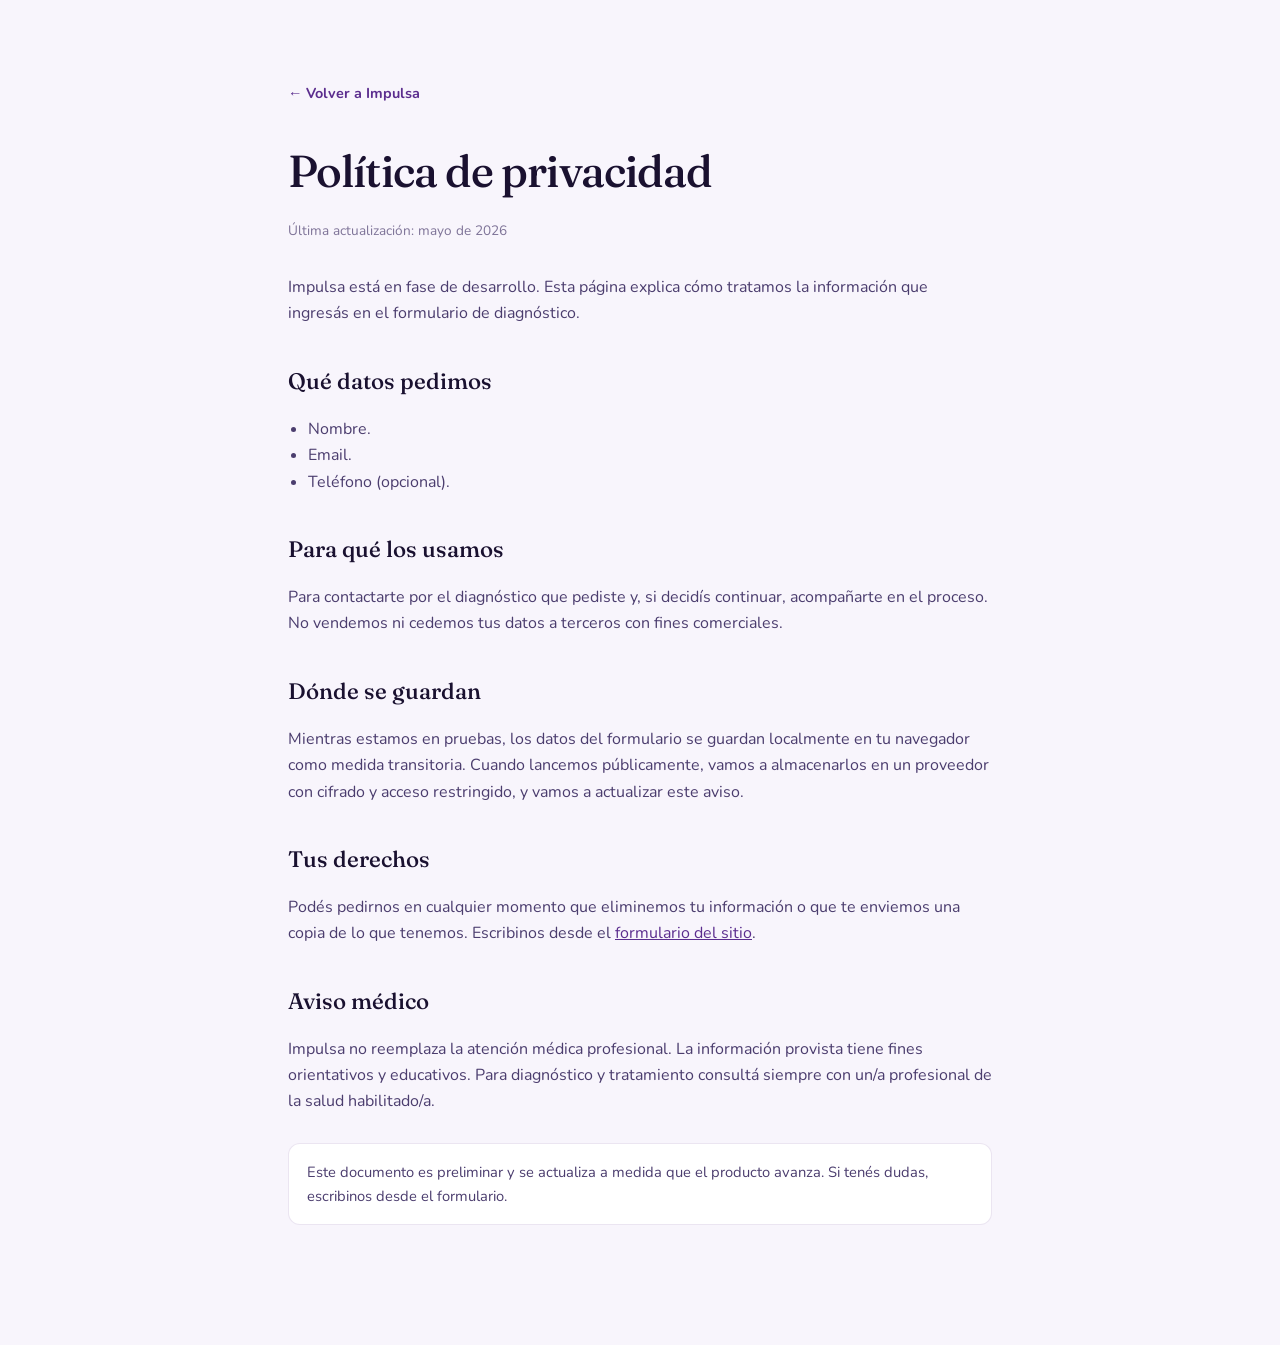
<file: privacy.html>
<!doctype html>
<html lang="es-AR">
<head>
<meta charset="UTF-8" />
<meta name="viewport" content="width=device-width, initial-scale=1.0" />
<meta name="robots" content="noindex" />
<title>Privacidad · Impulsa</title>
<link rel="preconnect" href="https://fonts.googleapis.com" />
<link rel="preconnect" href="https://fonts.gstatic.com" crossorigin />
<link href="https://fonts.googleapis.com/css2?family=Fraunces:opsz,wght@9..144,500;9..144,600&family=Nunito:wght@400;600;700&display=swap" rel="stylesheet" />
<style>
  :root { --purple-500:#5B2D8E; --ink:#1A1130; --ink-soft:#4B3D6E; --lavender:#F8F5FC; --border:rgba(91,45,142,.12); }
  * { box-sizing: border-box; }
  body { margin:0; font-family:"Nunito",sans-serif; color:var(--ink-soft); background:var(--lavender); line-height:1.65; }
  .wrap { max-width: 760px; margin: 0 auto; padding: 80px 28px 120px; }
  h1 { font-family:"Fraunces",serif; font-weight:500; font-size: clamp(2rem,4vw,2.8rem); color:var(--ink); margin:0 0 12px; letter-spacing:-.02em; }
  h2 { font-family:"Fraunces",serif; font-weight:500; font-size:1.4rem; color:var(--ink); margin:36px 0 10px; }
  p, li { font-size: 1rem; }
  a { color: var(--purple-500); }
  .back { display:inline-block; margin-bottom: 28px; font-weight:700; color:var(--purple-500); text-decoration:none; font-size:.9rem; }
  .back:hover { text-decoration: underline; }
  .meta { color: var(--ink-soft); opacity: .7; font-size: .85rem; margin-bottom: 32px; }
  ul { padding-left: 20px; }
  .note { padding:16px 18px; background: white; border-radius: 12px; border:1px solid var(--border); margin-top: 28px; font-size: .92rem; }
</style>
</head>
<body>
  <div class="wrap">
    <a class="back" href="index.html">← Volver a Impulsa</a>
    <h1>Política de privacidad</h1>
    <div class="meta">Última actualización: mayo de 2026</div>

    <p>Impulsa está en fase de desarrollo. Esta página explica cómo tratamos la información que ingresás en el formulario de diagnóstico.</p>

    <h2>Qué datos pedimos</h2>
    <ul>
      <li>Nombre.</li>
      <li>Email.</li>
      <li>Teléfono (opcional).</li>
    </ul>

    <h2>Para qué los usamos</h2>
    <p>Para contactarte por el diagnóstico que pediste y, si decidís continuar, acompañarte en el proceso. No vendemos ni cedemos tus datos a terceros con fines comerciales.</p>

    <h2>Dónde se guardan</h2>
    <p>Mientras estamos en pruebas, los datos del formulario se guardan localmente en tu navegador como medida transitoria. Cuando lancemos públicamente, vamos a almacenarlos en un proveedor con cifrado y acceso restringido, y vamos a actualizar este aviso.</p>

    <h2>Tus derechos</h2>
    <p>Podés pedirnos en cualquier momento que eliminemos tu información o que te enviemos una copia de lo que tenemos. Escribinos desde el <a href="index.html#cta">formulario del sitio</a>.</p>

    <h2>Aviso médico</h2>
    <p>Impulsa no reemplaza la atención médica profesional. La información provista tiene fines orientativos y educativos. Para diagnóstico y tratamiento consultá siempre con un/a profesional de la salud habilitado/a.</p>

    <div class="note">Este documento es preliminar y se actualiza a medida que el producto avanza. Si tenés dudas, escribinos desde el formulario.</div>
  </div>
</body>
</html>
</file>
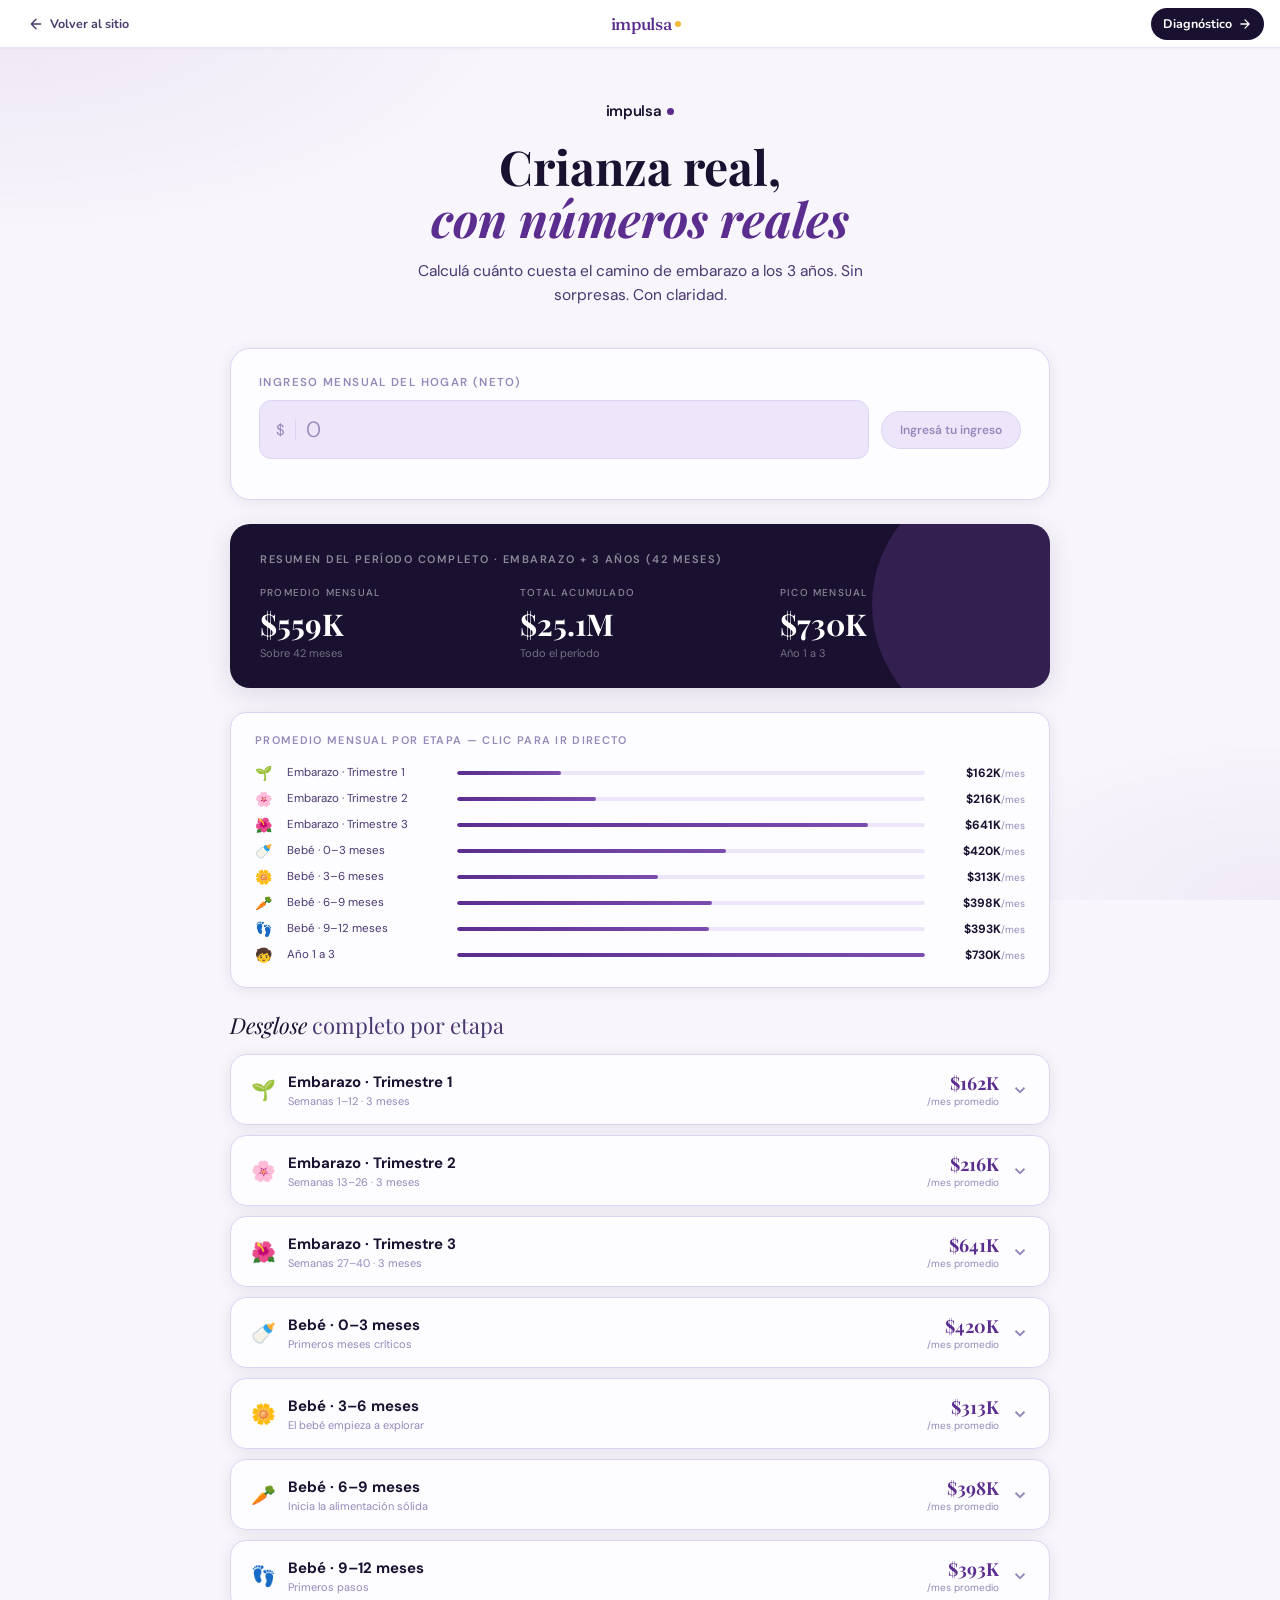
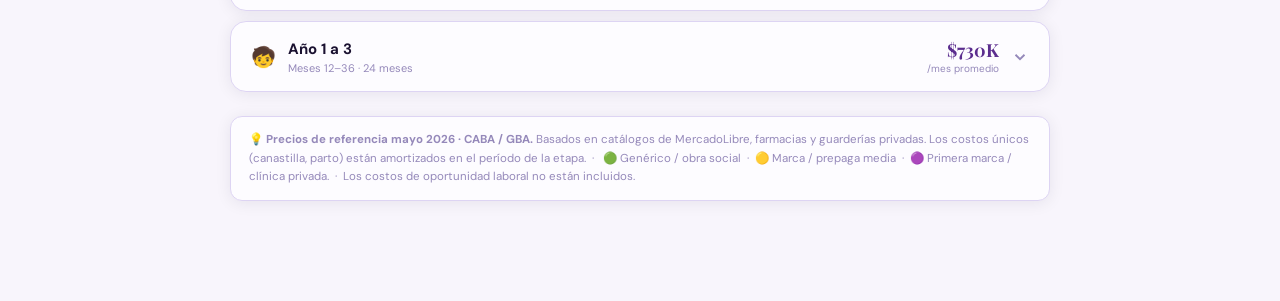
<file: simulador-impulsa.html>
<!DOCTYPE html>
<html lang="es-AR">
<head>
<meta charset="UTF-8">
<meta name="viewport" content="width=device-width, initial-scale=1.0">
<meta name="theme-color" content="#5B2D8E">
<title>Impulsa · Simulador — Costos reales de crianza en Argentina 2026</title>
<meta name="description" content="Calculá el costo de criar un hijo en Argentina: 42 meses (embarazo + 3 años), 80+ ítems con 3 niveles económicos. Precios mayo 2026 CABA/GBA. Parte del ecosistema Impulsa.">
<link rel="canonical" href="https://juan-weld.vercel.app/simulador-impulsa.html">
<meta property="og:title" content="Impulsa · Simulador de costos de crianza">
<meta property="og:description" content="Cuánto cuesta criar en Argentina 2026, con tu sueldo, tu ciudad y tu realidad. Parte del ecosistema Impulsa.">
<meta property="og:type" content="website">
<meta property="og:url" content="https://juan-weld.vercel.app/simulador-impulsa.html">
<meta property="og:locale" content="es_AR">
<meta property="og:image" content="https://juan-weld.vercel.app/hero-mujer.webp">
<link rel="icon" type="image/svg+xml" href="data:image/svg+xml,%3Csvg xmlns='http://www.w3.org/2000/svg' viewBox='0 0 64 64'%3E%3Cdefs%3E%3ClinearGradient id='g' x1='0' y1='0' x2='1' y2='1'%3E%3Cstop offset='0' stop-color='%235B2D8E'/%3E%3Cstop offset='1' stop-color='%23F5B83D'/%3E%3C/linearGradient%3E%3C/defs%3E%3Crect width='64' height='64' rx='14' fill='url(%23g)'/%3E%3Ctext x='32' y='44' text-anchor='middle' font-family='Georgia,serif' font-size='38' font-style='italic' fill='white'%3Ei%3C/text%3E%3C/svg%3E">
<link href="https://fonts.googleapis.com/css2?family=Playfair+Display:ital,wght@0,500;0,700;1,500;1,700&family=DM+Sans:wght@300;400;500;600&family=Fraunces:opsz,wght@9..144,500;9..144,600&family=Nunito:wght@600;700&display=swap" rel="stylesheet">
<style>
:root{
  --bg:#F8F5FC;--bg2:#FDFCFF;--bg3:#EDE6FB;
  --pri:#1A1130;--pur:#5B2D8E;--pur-l:#7B4DAE;--pur-pale:#EDE6FB;--pur-xs:#F8F5FF;
  --txt:#1A1130;--txt-m:#4A3872;--txt-d:#9589BA;
  --bdr:#DDD4F3;--bdr-sm:#EDE6FB;
  --sh:0 2px 16px rgba(26,17,48,.08);--sh-md:0 6px 28px rgba(26,17,48,.12);
  --grn:#15803D;--grn-bg:#DCFCE7;--grn-bdr:#86EFAC;
  --ylw:#92400E;--ylw-bg:#FEF3C7;--ylw-bdr:#FCD34D;
  --red:#991B1B;--red-bg:#FEE2E2;--red-bdr:#FCA5A5;
  --warn:#B45309;--warn-bg:#FFFBEB;--warn-bdr:#FDE68A;
  --seg-radius:8px;
}
*{margin:0;padding:0;box-sizing:border-box}
html{scroll-behavior:smooth}
body{font-family:'DM Sans',sans-serif;background:var(--bg);color:var(--txt);min-height:100vh}
body::before{content:'';position:fixed;inset:0;background:radial-gradient(ellipse 70% 45% at 0% 0%,rgba(91,45,142,.07) 0%,transparent 60%),radial-gradient(ellipse 50% 35% at 100% 100%,rgba(91,45,142,.05) 0%,transparent 55%);pointer-events:none;z-index:0}

.wrap{max-width:860px;margin:0 auto;padding:0 20px 100px;position:relative;z-index:1}

/* HEADER */
.sim-head{padding:52px 0 40px;text-align:center}
.sim-logo{display:inline-flex;align-items:center;gap:6px;font-family:'DM Sans',sans-serif;font-size:15px;font-weight:600;color:var(--pri);letter-spacing:-.02em;margin-bottom:20px}
.sim-logo-dot{width:7px;height:7px;background:var(--pur);border-radius:50%}
.sim-h1{font-family:'Playfair Display',serif;font-size:clamp(28px,5.5vw,48px);font-weight:700;line-height:1.08;margin-bottom:14px;color:var(--pri)}
.sim-h1 em{font-style:italic;color:var(--pur)}
.sim-sub{color:var(--txt-m);font-size:15.5px;max-width:500px;margin:0 auto;line-height:1.6}

/* INCOME */
.income-box{background:var(--bg2);border:1px solid var(--bdr);border-radius:20px;padding:26px 28px;margin-bottom:24px;box-shadow:var(--sh)}
.income-lbl{font-size:11.5px;font-weight:600;color:var(--txt-d);text-transform:uppercase;letter-spacing:.12em;margin-bottom:10px}
.income-row{display:flex;align-items:center;gap:12px;flex-wrap:wrap;margin-bottom:14px}
.income-field{display:flex;align-items:center;background:var(--bg3);border:1.5px solid var(--bdr);border-radius:12px;padding:0 16px;flex:1;min-width:180px;transition:border-color .2s,box-shadow .2s}
.income-field:focus-within{border-color:var(--pur);box-shadow:0 0 0 3px rgba(91,45,142,.12)}
.income-pfx{color:var(--txt-d);font-size:15px;padding-right:10px;border-right:1px solid var(--bdr);margin-right:10px}
.income-inp{background:none;border:none;outline:none;color:var(--pri);font-family:'DM Sans',sans-serif;font-size:22px;font-weight:700;width:100%;padding:14px 0}
.income-inp::placeholder{color:var(--txt-d);font-weight:300}
.income-inp::-webkit-outer-spin-button,.income-inp::-webkit-inner-spin-button{-webkit-appearance:none}
.income-inp[type=number]{-moz-appearance:textfield}
.lvl-badge{padding:10px 18px;border-radius:24px;font-size:12px;font-weight:600;white-space:nowrap;transition:all .3s}
.lvl-badge.none{background:var(--pur-pale);color:var(--txt-d);border:1.5px solid var(--bdr)}
.lvl-badge.eco{background:var(--grn-bg);color:var(--grn);border:1.5px solid var(--grn-bdr)}
.lvl-badge.mid{background:var(--ylw-bg);color:var(--ylw);border:1.5px solid var(--ylw-bdr)}
.lvl-badge.pre{background:var(--pur-pale);color:var(--pur);border:1.5px solid var(--bdr)}

/* INCOME BREAKDOWN */
.lvl-breakdown{display:none;gap:8px}
.lvl-breakdown.visible{display:grid;grid-template-columns:repeat(3,1fr)}
@media(max-width:600px){.lvl-breakdown.visible{grid-template-columns:1fr}}
.lvl-row{padding:10px 14px;border-radius:10px;border:1.5px solid var(--bdr-sm);background:var(--pur-xs);transition:all .2s}
.lvl-row.active{border-color:var(--pur);background:var(--pur-pale)}
.lvl-row-top{display:flex;align-items:center;justify-content:space-between;margin-bottom:3px}
.lvl-row-name{font-size:12px;font-weight:600;color:var(--txt-m)}
.lvl-row-pct{font-size:11px;font-weight:700;padding:1px 7px;border-radius:8px}
.lvl-row-pct.ok{background:var(--grn-bg);color:var(--grn)}
.lvl-row-pct.caution{background:var(--ylw-bg);color:var(--ylw)}
.lvl-row-pct.high{background:var(--red-bg);color:var(--red)}
.lvl-row-amt{font-size:11px;color:var(--txt-d)}
.lvl-row-tag{font-size:10px;margin-top:3px;color:var(--pur);font-weight:500}

/* SUMMARY */
.sum-card{background:var(--pri);border-radius:20px;padding:28px 30px;margin-bottom:24px;box-shadow:var(--sh-md);position:relative;overflow:hidden;color:#fff}
.sum-card::before{content:'';position:absolute;top:-30%;right:-10%;width:260px;height:260px;background:rgba(123,77,174,.25);border-radius:50%;pointer-events:none}
.sum-label{font-size:11px;font-weight:600;text-transform:uppercase;letter-spacing:.14em;color:rgba(255,255,255,.5);margin-bottom:20px}
.sum-grid{display:grid;grid-template-columns:repeat(3,1fr);gap:20px}
@media(max-width:560px){.sum-grid{grid-template-columns:1fr 1fr}}
.sg-h{font-size:10px;font-weight:500;text-transform:uppercase;letter-spacing:.12em;color:rgba(255,255,255,.5);margin-bottom:5px}
.sg-num{font-family:'Playfair Display',serif;font-size:clamp(22px,4vw,30px);font-weight:700;transition:all .35s;color:#fff}
.sg-sub{font-size:11px;color:rgba(255,255,255,.4);margin-top:2px}
.ratio-row{display:flex;align-items:center;gap:12px;margin-top:20px;padding-top:18px;border-top:1px solid rgba(255,255,255,.12)}
.ratio-label{font-size:11px;color:rgba(255,255,255,.5);white-space:nowrap}
.ratio-bg{flex:1;height:5px;background:rgba(255,255,255,.15);border-radius:3px;overflow:hidden}
.ratio-fill{height:100%;border-radius:3px;background:linear-gradient(90deg,#4ade80,#fbbf24 50%,#f87171);transition:width .5s ease}
.ratio-txt{font-size:13px;font-weight:700;min-width:48px;text-align:right;transition:color .3s;color:#fff}

/* OVERVIEW */
.ov-box{background:var(--bg2);border:1px solid var(--bdr);border-radius:16px;padding:20px 24px;margin-bottom:22px;box-shadow:var(--sh)}
.ov-label{font-size:11px;font-weight:600;text-transform:uppercase;letter-spacing:.12em;color:var(--txt-d);margin-bottom:14px}
.ov-row{display:flex;align-items:center;gap:10px;padding:5px 0;cursor:pointer;border-radius:6px;transition:background .15s;padding-left:4px;padding-right:4px;margin:-2px -4px}
.ov-row:hover{background:var(--pur-xs)}
.ov-em{font-size:14px;width:22px;flex-shrink:0}
.ov-nm{width:160px;font-size:11.5px;color:var(--txt-m);flex-shrink:0;line-height:1.2;transition:color .2s}
.ov-row:hover .ov-nm{color:var(--pri)}
.ov-bar-bg{flex:1;height:4px;background:var(--pur-pale);border-radius:2px;overflow:hidden}
.ov-bar-fill{height:100%;border-radius:2px;background:linear-gradient(90deg,var(--pur),var(--pur-l));transition:width .5s ease}
.ov-amt{width:90px;text-align:right;font-size:12px;font-weight:700;color:var(--pri);transition:all .3s;white-space:nowrap}

/* STAGES */
.sct{font-family:'Playfair Display',serif;font-size:22px;color:var(--txt-m);margin-bottom:14px}
.sct em{font-style:italic;color:var(--pri)}
.stage-card{background:var(--bg2);border:1.5px solid var(--bdr);border-radius:16px;margin-bottom:10px;overflow:hidden;transition:border-color .2s,box-shadow .2s;box-shadow:var(--sh);animation:fiu .35s ease both}
@keyframes fiu{from{opacity:0;transform:translateY(8px)}to{opacity:1;transform:translateY(0)}}
.stage-card:nth-child(1){animation-delay:.03s}.stage-card:nth-child(2){animation-delay:.06s}.stage-card:nth-child(3){animation-delay:.09s}
.stage-card:nth-child(4){animation-delay:.12s}.stage-card:nth-child(5){animation-delay:.15s}.stage-card:nth-child(6){animation-delay:.18s}
.stage-card:nth-child(7){animation-delay:.21s}.stage-card:nth-child(8){animation-delay:.24s}
.stage-card:hover{border-color:var(--pur);box-shadow:var(--sh-md)}
.stage-hd{display:flex;align-items:center;padding:16px 20px;cursor:pointer;gap:12px;user-select:none;transition:background .15s}
.stage-hd:hover{background:var(--pur-xs)}
.stage-em{font-size:20px;flex-shrink:0}
.stage-info{flex:1}
.stage-nm{font-weight:700;font-size:15px;color:var(--pri)}
.stage-st{font-size:11px;color:var(--txt-d);margin-top:2px}
.stage-right{text-align:right;flex-shrink:0}
.stage-num{font-family:'Playfair Display',serif;font-size:18px;font-weight:700;color:var(--pur);transition:all .3s}
.stage-freq{font-size:10px;color:var(--txt-d)}
.chev{width:18px;height:18px;flex-shrink:0;color:var(--txt-d);transition:transform .3s}
.stage-card.open .chev{transform:rotate(180deg)}
.stage-bd{display:none;border-top:1px solid var(--bdr-sm)}
.stage-card.open .stage-bd{display:block}

/* CATEGORIES */
.cat-wrap{border-bottom:1px solid var(--bdr-sm)}
.cat-wrap:last-child{border-bottom:none}
.cat-hd{display:flex;align-items:center;padding:12px 20px;cursor:pointer;gap:9px;transition:background .15s;user-select:none}
.cat-hd:hover{background:var(--pur-xs)}
.cat-em{font-size:15px;flex-shrink:0}
.cat-nm{flex:1;font-size:13px;font-weight:600;color:var(--txt-m)}
.cat-sub{font-size:12px;font-weight:700;color:var(--pri);transition:all .3s;white-space:nowrap}
.cat-chev{width:14px;height:14px;flex-shrink:0;color:var(--txt-d);transition:transform .3s}
.cat-wrap.open .cat-chev{transform:rotate(180deg)}
.cat-bd{display:none;padding:2px 20px 16px}
.cat-wrap.open .cat-bd{display:block}

/* ITEMS */
.exp-row{display:grid;grid-template-columns:1fr auto;gap:14px;align-items:start;padding:10px 0;border-bottom:1px solid var(--bdr-sm)}
.exp-row:last-child{border-bottom:none}
.exp-nm{font-size:13px;color:var(--txt-m);margin-bottom:4px;line-height:1.35;font-weight:500}
.tag-once{display:inline-block;font-size:9px;background:var(--ylw-bg);color:var(--ylw);border:1px solid var(--ylw-bdr);border-radius:4px;padding:1px 5px;margin-left:4px;vertical-align:middle;font-weight:600}
.exp-note{font-size:11px;color:var(--txt-d);margin-bottom:5px;font-style:italic;line-height:1.4}
.exp-right{text-align:right;min-width:76px}
.exp-amt{font-family:'Playfair Display',serif;font-size:15px;font-weight:700;color:var(--pri);transition:all .3s}
.exp-amt.off{color:var(--txt-d)}
.exp-frq{font-size:9.5px;color:var(--txt-d);margin-top:2px}
.exp-row.disabled .exp-nm{color:var(--txt-d)}
.exp-row.disabled .exp-note{color:var(--txt-d)}

/* WARNING callout */
.warn-msg{display:none;margin-top:6px;padding:7px 10px;background:var(--warn-bg);border:1px solid var(--warn-bdr);border-radius:8px;font-size:11px;color:var(--warn);line-height:1.45;border-left:3px solid #F59E0B}
.warn-msg.visible{display:block}

/* SEG CONTROL */
.seg{display:inline-flex;gap:2px;background:var(--bg3);border:1px solid var(--bdr);border-radius:var(--seg-radius);padding:3px;width:175px}
.sb{flex:1;padding:5px 3px;border:none;background:transparent;border-radius:5px;font-family:'DM Sans',sans-serif;font-size:10px;font-weight:500;color:var(--txt-d);cursor:pointer;transition:all .18s;text-align:center;line-height:1.25}
.sb:hover{color:var(--txt-m);background:rgba(91,45,142,.08)}
.sb.a0{background:var(--grn-bg);color:var(--grn);font-weight:600}
.sb.a1{background:var(--ylw-bg);color:var(--ylw);font-weight:600}
.sb.a2{background:var(--pur-pale);color:var(--pur);font-weight:600}

/* SWITCH */
.sw{position:relative;width:36px;height:20px;flex-shrink:0}
.sw input{display:none}
.sw-tk{position:absolute;inset:0;background:var(--bg3);border:1.5px solid var(--bdr);border-radius:10px;cursor:pointer;transition:all .22s}
.sw input:checked+.sw-tk{background:var(--pur);border-color:var(--pur)}
.sw-tk::after{content:'';position:absolute;width:13px;height:13px;background:var(--txt-d);border-radius:50%;top:2px;left:2px;transition:transform .22s,background .22s}
.sw input:checked+.sw-tk::after{transform:translateX(16px);background:#fff}
.sw-row{display:flex;align-items:center;gap:8px;flex-wrap:wrap}

/* FOOT NOTE */
.foot-note{font-size:11.5px;color:var(--txt-d);padding:14px 18px;background:var(--bg2);border:1px solid var(--bdr);border-radius:12px;margin-top:24px;line-height:1.6;box-shadow:var(--sh)}

/* RESPONSIVE */
@media(max-width:560px){
  .stage-hd,.cat-hd{padding-left:14px;padding-right:14px}
  .cat-bd{padding-left:14px;padding-right:14px}
  .seg{width:155px}.sb{font-size:9.5px}
  .ov-nm{width:130px}
  .sum-grid{grid-template-columns:1fr 1fr}
}
/* IMPULSA SHELL — barra de navegación de vuelta al sitio */
.impulsa-shell{position:fixed;top:0;left:0;right:0;z-index:1000;display:flex;align-items:center;justify-content:space-between;gap:12px;padding:8px 16px;height:48px;background:#fff;border-bottom:1px solid #ECE3F8;box-shadow:0 1px 2px rgba(26,17,48,.04);font-family:'Nunito',system-ui,-apple-system,sans-serif;font-size:13px;color:#1A1130}
.impulsa-shell a{text-decoration:none}
.impulsa-shell-back,.impulsa-shell-cta{display:inline-flex;align-items:center;gap:6px;padding:7px 12px;border-radius:999px;font-weight:700;font-size:12.5px;color:#4B3D6E;transition:background .2s,color .2s;min-height:32px}
.impulsa-shell-back:hover{background:#ECE3F8;color:#5B2D8E}
.impulsa-shell-cta{background:#1A1130;color:#fff}
.impulsa-shell-cta:hover{background:#5B2D8E;color:#fff}
.impulsa-shell-logo{font-family:'Fraunces','Playfair Display',serif;font-weight:500;font-size:17px;color:#5B2D8E;letter-spacing:-.02em;display:inline-flex;align-items:center;gap:4px}
.impulsa-shell-dot{width:6px;height:6px;border-radius:50%;background:#F5B83D;display:inline-block}
body{padding-top:48px}
@media(max-width:420px){.impulsa-shell-back span,.impulsa-shell-cta span{display:none}.impulsa-shell-logo{font-size:15px}}
</style>
</head>
<body>

<!-- IMPULSA SHELL -->
<header class="impulsa-shell" role="navigation" aria-label="Navegación Impulsa">
  <a href="/#ecosistema" class="impulsa-shell-back" aria-label="Volver al sitio Impulsa">
    <svg width="16" height="16" viewBox="0 0 24 24" fill="none" stroke="currentColor" stroke-width="2.2" stroke-linecap="round" stroke-linejoin="round" aria-hidden="true"><path d="M19 12H5M12 19l-7-7 7-7"/></svg>
    <span>Volver al sitio</span>
  </a>
  <a href="/" class="impulsa-shell-logo" aria-label="Impulsa">impulsa<span class="impulsa-shell-dot" aria-hidden="true"></span></a>
  <a href="/#cta" class="impulsa-shell-cta">
    <span>Diagnóstico</span>
    <svg width="14" height="14" viewBox="0 0 24 24" fill="none" stroke="currentColor" stroke-width="2.2" stroke-linecap="round" stroke-linejoin="round" aria-hidden="true"><path d="M5 12h14M12 5l7 7-7 7"/></svg>
  </a>
</header>

<div class="wrap">

  <div class="sim-head">
    <div class="sim-logo">impulsa<span class="sim-logo-dot"></span></div>
    <h1 class="sim-h1">Crianza real,<br><em>con números reales</em></h1>
    <p class="sim-sub">Calculá cuánto cuesta el camino de embarazo a los 3 años. Sin sorpresas. Con claridad.</p>
  </div>

  <!-- INCOME -->
  <div class="income-box">
    <div class="income-lbl">Ingreso mensual del hogar (neto)</div>
    <div class="income-row">
      <div class="income-field">
        <span class="income-pfx">$</span>
        <input type="number" class="income-inp" id="inc" placeholder="0" min="0" step="100000" oninput="onIncome()">
      </div>
      <div class="lvl-badge none" id="lvl-badge">Ingresá tu ingreso</div>
    </div>
    <div class="lvl-breakdown" id="lvl-breakdown">
      <div class="lvl-row" id="lrow-0">
        <div class="lvl-row-top"><span class="lvl-row-name">🟢 Económico</span><span class="lvl-row-pct" id="lpct-0">—</span></div>
        <div class="lvl-row-amt">Prom. $180K/mes · pico $330K</div>
      </div>
      <div class="lvl-row" id="lrow-1">
        <div class="lvl-row-top"><span class="lvl-row-name">🟡 Medio</span><span class="lvl-row-pct" id="lpct-1">—</span></div>
        <div class="lvl-row-amt">Prom. $565K/mes · pico $1.1M</div>
      </div>
      <div class="lvl-row" id="lrow-2">
        <div class="lvl-row-top"><span class="lvl-row-name">🟣 Premium</span><span class="lvl-row-pct" id="lpct-2">—</span></div>
        <div class="lvl-row-amt">Prom. $1.3M/mes · pico $2.8M</div>
      </div>
    </div>
  </div>

  <!-- SUMMARY -->
  <div class="sum-card">
    <div class="sum-label">Resumen del período completo · Embarazo + 3 años (42 meses)</div>
    <div class="sum-grid">
      <div><div class="sg-h">Promedio mensual</div><div class="sg-num" id="s-avg">$0</div><div class="sg-sub">Sobre 42 meses</div></div>
      <div><div class="sg-h">Total acumulado</div><div class="sg-num" id="s-tot">$0</div><div class="sg-sub">Todo el período</div></div>
      <div><div class="sg-h">Pico mensual</div><div class="sg-num" id="s-pik">$0</div><div class="sg-sub" id="s-pik-nm">—</div></div>
    </div>
    <div class="ratio-row" id="ratio-row" style="display:none">
      <span class="ratio-label">% del ingreso (prom.):</span>
      <div class="ratio-bg"><div class="ratio-fill" id="r-fill" style="width:0%"></div></div>
      <span class="ratio-txt" id="r-txt">—</span>
    </div>
  </div>

  <!-- OVERVIEW -->
  <div class="ov-box">
    <div class="ov-label">Promedio mensual por etapa — clic para ir directo</div>
    <div id="ov-grid"></div>
  </div>

  <div class="sct"><em>Desglose</em> completo por etapa</div>
  <div id="stages"></div>

  <div class="foot-note">
    💡 <strong>Precios de referencia mayo 2026 · CABA / GBA.</strong> Basados en catálogos de MercadoLibre, farmacias y guarderías privadas. Los costos únicos (canastilla, parto) están amortizados en el período de la etapa. &nbsp;· &nbsp;
    🟢 Genérico / obra social &nbsp;·&nbsp; 🟡 Marca / prepaga media &nbsp;·&nbsp; 🟣 Primera marca / clínica privada. &nbsp;·&nbsp;
    Los costos de oportunidad laboral no están incluidos.
  </div>
</div>

<script>
/* =============================================
   DATA — t:'S'=slider siempre on  'SW'=switch  'SS'=switch+slider
          w:1=ítem sensible (advertencia si se baja de nivel)
          ot:1=gasto único amortizado
   ============================================= */
const ST = [
  {id:'e1',nm:'Embarazo · Trimestre 1',st:'Semanas 1–12 · 3 meses',em:'🌱',dur:3,cats:[
    {id:'sal',nm:'Salud y controles',em:'🏥',items:[
      {id:'obs',nm:'Consulta obstetra/ginecólogo',nt:'x3 durante el trimestre',t:'S',lb:['Obra social','Prepaga media','Clínica privada'],v:[25000,50000,90000],w:1},
      {id:'asang',nm:'Análisis de sangre inicial completo',nt:'Hemograma, toxo, rubéola, chagas, HIV, VDRL, hepatitis B/C, TSH, glucemia',t:'S',lb:['OS/PAMI','Lab. privado','Lab. premium'],v:[10000,18333,26667],ot:1,w:1},
      {id:'aori',nm:'Análisis de orina',t:'S',lb:['OS','Privado','Premium'],v:[2667,4000,6000],ot:1,w:1},
      {id:'etv',nm:'Ecografía transvaginal inicial',t:'S',lb:['OS','Centro privado','Centro premium'],v:[8333,15000,23333],ot:1,w:1},
      {id:'etn',nm:'Ecografía 11–14 sem + translucencia nucal',t:'S',lb:['OS','Centro privado','Centro premium'],v:[11667,21667,33333],ot:1,w:1},
      {id:'nace',nm:'Test ADN fetal (NACE)',nt:'Análisis genético no invasivo — opcional',t:'SS',lb:['—','Privado','Premium'],v:[0,33333,66667],on:0,ot:1},
      {id:'cop1',nm:'Copagos / módulos prepaga mensual',t:'S',lb:['OS básica','Prepaga media','Top tier'],v:[5000,15000,30000],w:1},
    ]},
    {id:'far',nm:'Suplementos y farmacia',em:'💊',items:[
      {id:'afo',nm:'Ácido fólico',t:'S',lb:['Genérico','Marca','Premium'],v:[5000,8000,12000],w:1},
      {id:'hyi',nm:'Hierro + Yodo',t:'S',lb:['Genérico','Marca','Premium'],v:[6000,10000,18000],w:1},
      {id:'vitd',nm:'Vitamina D + Calcio',t:'S',lb:['Genérico','Marca','Premium'],v:[5000,10000,20000],w:1},
      {id:'nau',nm:'Medicación para náuseas',nt:'Ondansetrón, jengibre, pulseras',t:'SS',lb:['Básico','Medio','Premium'],v:[5000,15000,30000],on:0,w:1},
    ]},
    {id:'ind',nm:'Indumentaria',em:'👗',items:[
      {id:'rpin',nm:'Ropa interior premamá',nt:'Corpiños sin aro, bombachas especiales',t:'S',lb:['Económico','Marca local','Importado'],v:[5000,10000,20000],ot:1},
      {id:'app',nm:'App de seguimiento premium',nt:'Ovia, What to Expect, Glow…',t:'SW',v:[0,3000,8000],on:0},
    ]},
    {id:'emo',nm:'Salud emocional',em:'🧠',items:[
      {id:'psi1',nm:'Psicóloga perinatal',nt:'2 sesiones por mes',t:'SS',lb:['—','Privada','Especialista'],v:[0,60000,120000],on:0},
    ]},
  ]},

  {id:'e2',nm:'Embarazo · Trimestre 2',st:'Semanas 13–26 · 3 meses',em:'🌸',dur:3,cats:[
    {id:'sal',nm:'Salud y controles',em:'🏥',items:[
      {id:'obs2',nm:'Consulta obstetra',nt:'x2 durante el trimestre',t:'S',lb:['Obra social','Prepaga media','Clínica privada'],v:[16667,33333,60000],w:1},
      {id:'art',nm:'Análisis de rutina',nt:'Glucemia, orina, hemograma',t:'S',lb:['OS','Privado','Premium'],v:[5000,8333,13333],ot:1,w:1},
      {id:'emorf',nm:'Ecografía morfológica (sem. 20)',t:'S',lb:['OS','Centro privado','Centro premium'],v:[16667,30000,50000],ot:1,w:1},
      {id:'ecoca',nm:'Ecocardiograma fetal',nt:'Según indicación médica',t:'SS',lb:['—','Privado','Premium'],v:[0,20000,33333],on:0,ot:1,w:1},
      {id:'cop2',nm:'Copagos prepaga mensual',t:'S',lb:['OS básica','Prepaga media','Top tier'],v:[5000,15000,30000],w:1},
      {id:'nutr',nm:'Nutricionista especializada en embarazo',t:'SS',lb:['—','Privada','Especialista'],v:[0,13333,26667],on:0,ot:1},
      {id:'odon',nm:'Odontólogo (preventivo embarazo)',t:'SS',lb:['OS','Privado','Premium'],v:[6667,13333,26667],on:1,ot:1,w:1},
      {id:'derm',nm:'Dermatólogo (melasma, estrías)',t:'SS',lb:['—','Privado','Premium'],v:[0,13333,26667],on:0,ot:1},
    ]},
    {id:'far',nm:'Suplementos',em:'💊',items:[
      {id:'sup2',nm:'Suplementos continuación',nt:'Hierro, yodo, vit. D, ácido fólico',t:'S',lb:['Genérico','Marca','Premium'],v:[16000,28000,50000],w:1},
    ]},
    {id:'ind',nm:'Indumentaria y confort',em:'👗',items:[
      {id:'ropa2',nm:'Ropa premamá 2da tanda',nt:'Pantalones, vestidos, ropa de trabajo',t:'S',lb:['Económico','Marca local','Importado'],v:[13333,30000,66667],ot:1},
      {id:'alm',nm:'Almohada de embarazo',t:'S',lb:['Genérica','Marca','Premium'],v:[5000,10000,20000],ot:1},
      {id:'crem',nm:'Cremas antiestría / aceite rosa mosqueta',t:'S',lb:['Genérico','Marca','Premium'],v:[8000,18000,40000]},
      {id:'calz',nm:'Calzado cómodo (pies se ensanchan)',t:'S',lb:['Económico','Marca local','Importado'],v:[6667,16667,40000],ot:1},
      {id:'faja',nm:'Faja de sostén abdominal',t:'S',lb:['Genérica','Marca','Premium'],v:[3333,8333,16667],ot:1},
      {id:'medi',nm:'Medias de compresión',t:'S',lb:['Genéricas','Marca','Premium'],v:[2667,5000,10000],ot:1},
    ]},
    {id:'bie',nm:'Bienestar y preparación',em:'🧘',items:[
      {id:'yoga',nm:'Yoga / Pilates prenatal',t:'SS',lb:['—','Grupal','Personal'],v:[0,30000,70000],on:0},
      {id:'cpar',nm:'Curso de preparación para el parto',t:'SS',lb:['—','Grupal','Privado'],v:[0,16667,40000],on:0,ot:1},
      {id:'psi2',nm:'Psicóloga perinatal',t:'SS',lb:['—','Privada','Especialista'],v:[0,60000,120000],on:0},
      {id:'libr',nm:'Libros de crianza',t:'SW',v:[0,6667,13333],on:0,ot:1},
      {id:'baby',nm:'Viaje "babymoon"',t:'SS',lb:['—','Nacional','Internacional'],v:[0,0,133333],on:0,ot:1},
    ]},
    {id:'ada',nm:'Adaptaciones',em:'🏠',items:[
      {id:'sill',nm:'Silla ergonómica / adaptaciones en trabajo',t:'SS',lb:['—','Básica','Premium'],v:[0,16667,33333],on:0,ot:1},
    ]},
  ]},

  {id:'e3',nm:'Embarazo · Trimestre 3',st:'Semanas 27–40 · 3 meses',em:'🌺',dur:3,cats:[
    {id:'sal',nm:'Salud y controles',em:'🏥',items:[
      {id:'obs3',nm:'Consulta obstetra',nt:'x4 aprox. — frecuencia aumenta al final',t:'S',lb:['Obra social','Prepaga media','Clínica privada'],v:[33333,66667,120000],w:1},
      {id:'ecrec',nm:'Ecografía de crecimiento + Doppler',t:'S',lb:['OS','Centro privado','Premium'],v:[13333,25000,43333],ot:1,w:1},
      {id:'nst',nm:'Monitoreo fetal (NST) últimas semanas',t:'S',lb:['OS','Privado','Premium'],v:[6667,13333,23333],ot:1,w:1},
      {id:'strep',nm:'Hisopado Streptococo B',t:'S',lb:['OS','Lab. privado','Lab. premium'],v:[3333,6667,11667],ot:1,w:1},
      {id:'apre',nm:'Análisis pre-parto finales',t:'S',lb:['OS','Privado','Premium'],v:[5000,10000,16667],ot:1,w:1},
      {id:'anes',nm:'Consulta con anestesista',t:'SS',lb:['—','Privado','Especialista'],v:[0,10000,23333],on:0,ot:1},
      {id:'neo',nm:'Consulta con neonatólogo',t:'SS',lb:['—','Privado','Especialista'],v:[0,10000,20000],on:0,ot:1},
      {id:'cop3',nm:'Copagos prepaga mensual',t:'S',lb:['OS básica','Prepaga media','Top tier'],v:[15000,45000,90000],w:1},
    ]},
    {id:'far',nm:'Farmacia y cuidado físico',em:'💊',items:[
      {id:'sup3',nm:'Suplementos continuación',t:'S',lb:['Genérico','Marca','Premium'],v:[16000,28000,50000],w:1},
      {id:'cre3',nm:'Cremas / tratamiento várices y hemorroides',t:'S',lb:['Genérico','Marca','Premium'],v:[8000,20000,45000]},
      {id:'kin',nm:'Fisioterapia de piso pélvico (preventiva)',t:'SS',lb:['—','Clínica privada','Especialista'],v:[0,40000,80000],on:0},
    ]},
    {id:'ind',nm:'Indumentaria y valija',em:'👗',items:[
      {id:'ropa3',nm:'Ropa premamá 3era tanda',t:'S',lb:['Económico','Marca local','Importado'],v:[6667,20000,50000],ot:1},
      {id:'fap',nm:'Faja de soporte pélvico',t:'S',lb:['Genérica','Marca','Premium'],v:[3333,6667,15000],ot:1},
      {id:'val',nm:'Valija de internación',nt:'Ropa mamá + ropa bebé + artículos higiene',t:'S',lb:['Económico','Completo','Premium'],v:[6667,16667,40000],ot:1},
    ]},
    {id:'can',nm:'Canastilla y equipamiento',em:'🧸',items:[
      {id:'cuna',nm:'Cuna + colchón',t:'S',lb:['Nacional básica','Marca importada','Premium'],v:[26667,60000,133333],ot:1},
      {id:'rcam',nm:'Ropa de cama bebé (sábanas, mantas, sleeping bag)',t:'S',lb:['Genérico','Marca','Premium'],v:[6667,15000,33333],ot:1},
      {id:'mois',nm:'Moisés / cuco portátil',t:'S',lb:['Básico','Marca','Premium'],v:[10000,23333,60000],ot:1},
      {id:'coch',nm:'Cochecito / travel system',t:'S',lb:['Nacional básico','Marca importada','Premium import.'],v:[50000,116667,266667],ot:1},
      {id:'sauto',nm:'Silla de auto grupo 0+',nt:'⚠️ Obligatoria por ley',t:'S',lb:['Nacional','Marca importada','Premium'],v:[26667,60000,150000],ot:1,w:1},
      {id:'bane',nm:'Bañera de bebé',t:'S',lb:['Básica','Marca','Premium'],v:[2667,6000,15000],ot:1},
      {id:'camb',nm:'Cambiador / cómoda adaptada',t:'S',lb:['Básico','Marca','Premium'],v:[10000,26667,66667],ot:1},
      {id:'mon',nm:'Monitor de bebé / babyfón',t:'SS',lb:['—','Con audio','Con video'],v:[0,20000,50000],on:0,ot:1},
      {id:'humi',nm:'Humidificador',t:'SS',lb:['—','Básico','Smart'],v:[0,16667,40000],on:0,ot:1},
      {id:'pbeb',nm:'Portabebés / fular',t:'SS',lb:['—','Ergonómico','Premium'],v:[0,13333,40000],on:0,ot:1},
      {id:'saca',nm:'Sacaleches eléctrico',t:'SS',lb:['—','Eléct. marca','Doble hospital'],v:[0,23333,66667],on:0,ot:1},
      {id:'almlac',nm:'Almohada de lactancia',t:'S',lb:['Genérica','Marca','Premium'],v:[5000,10000,23333],ot:1},
      {id:'bib',nm:'Biberones + esterilizador + calientabiberones',t:'S',lb:['Genérico','Avent/Chicco','Premium'],v:[6667,16667,40000],ot:1},
      {id:'rrn',nm:'Ropa recién nacido (bodies, enteritos, pijamas talle RN/000)',t:'S',lb:['Económica','H&M / Zara kids','Importada'],v:[13333,33333,83333],ot:1},
      {id:'higini',nm:'Artículos higiene iniciales',nt:'Termómetro, aspirador nasal, gasas, cremas, jabón bebé',t:'S',lb:['Genérico','Marca','Premium'],v:[5000,11667,26667],ot:1,w:1},
      {id:'chup',nm:'Chupetes (varios)',t:'S',lb:['Genéricos','Avent / NUK','Orthodontic'],v:[1667,4000,10000],ot:1},
      {id:'deco',nm:'Decoración / pintura habitación bebé',t:'SS',lb:['—','Básica','Diseñada'],v:[0,33333,133333],on:0,ot:1},
      {id:'sillon',nm:'Sillón / mecedora de lactancia',t:'SS',lb:['—','Cómoda','Premium'],v:[0,50000,133333],on:0,ot:1},
    ]},
    {id:'bie',nm:'Bienestar final',em:'🧘',items:[
      {id:'clac',nm:'Curso de lactancia + RCP bebés',t:'SS',lb:['—','Grupal','Privado'],v:[0,10000,20000],on:0,ot:1},
      {id:'psi3',nm:'Psicóloga perinatal',t:'SS',lb:['—','Privada','Especialista'],v:[0,60000,120000],on:0},
    ]},
    {id:'par',nm:'Parto e internación',em:'🏥',items:[
      {id:'int',nm:'Internación (descubierto habitación individual)',t:'SS',lb:['—','Hab. simple','Suite'],v:[0,50000,166667],on:0,ot:1},
      {id:'anesp',nm:'Anestesista (fuera de cobertura)',t:'SS',lb:['—','Privado','Especialista'],v:[0,26667,66667],on:0,ot:1},
      {id:'neop',nm:'Neonatólogo en sala de parto',t:'SS',lb:['—','Privado','Especialista'],v:[0,13333,33333],on:0,ot:1},
      {id:'banco',nm:'Banco de sangre de cordón umbilical',t:'SS',lb:['—','—','Premium'],v:[0,0,166667],on:0,ot:1},
      {id:'foto',nm:'Fotografía / video del parto',t:'SS',lb:['—','Fotógrafa','Estudio premium'],v:[0,33333,100000],on:0,ot:1},
      {id:'dias',nm:'Días extra internación (contingencia)',t:'SW',v:[0,16667,66667],on:0,ot:1},
    ]},
    {id:'seg',nm:'Seguros',em:'🛡️',items:[
      {id:'svida',nm:'Seguro de vida (contratación nueva)',t:'SS',lb:['—','Básico','Completo'],v:[0,20000,50000],on:0},
    ]},
  ]},

  {id:'b1',nm:'Bebé · 0–3 meses',st:'Primeros meses críticos',em:'🍼',dur:3,cats:[
    {id:'sbe',nm:'Salud del bebé',em:'👶',items:[
      {id:'ped1',nm:'Pediatra',nt:'x4/mes (mes 1) · x2/mes (meses 2-3)',t:'S',lb:['OS','Privado','Premium'],v:[50000,100000,180000],w:1},
      {id:'neoseg',nm:'Neonatólogo de seguimiento',t:'SS',lb:['—','Si hubo complicaciones','Alta frecuencia'],v:[0,30000,60000],on:0,w:1},
      {id:'vac1',nm:'Vacunas privadas (extra al calendario público)',nt:'Meningococo B, rotavirus, neumococo',t:'SS',lb:['—','Algunas','Todas'],v:[0,50000,100000],on:0,ot:1,w:1},
      {id:'tamiz',nm:'Tamiz metabólico / auditivo ampliado',t:'SS',lb:['—','Estándar','Ampliado'],v:[0,10000,23333],on:0,ot:1,w:1},
      {id:'guar1',nm:'Guardia / urgencias pediátricas',nt:'Fiebre, cólicos, contingencia',t:'S',lb:['OS','Privada','Premium'],v:[20000,40000,70000],w:1},
      {id:'cop4',nm:'Copago prepaga (bebé incorporado)',t:'S',lb:['OS básica','Prepaga media','Top tier'],v:[20000,50000,100000],w:1},
    ]},
    {id:'sma',nm:'Recuperación mamá',em:'🤱',items:[
      {id:'mpp',nm:'Medicamentos post-parto',nt:'Hierro, vitaminas, cicatrizantes, analgésicos',t:'S',lb:['Genérico','Marca','Premium'],v:[15000,30000,60000],w:1},
      {id:'fpp',nm:'Faja post-parto',t:'S',lb:['Básica','Marca','Premium'],v:[5000,11667,26667],ot:1},
      {id:'kpp',nm:'Kinesiología piso pélvico post-parto',t:'SS',lb:['—','Clínica privada','Especialista'],v:[0,50000,100000],on:0},
      {id:'psipp',nm:'Psicóloga post-parto (baby blues / DPP)',t:'SS',lb:['—','Privada','Especialista'],v:[0,60000,120000],on:0,w:1},
      {id:'conslac',nm:'Consultas lactancia (mastitis, grietas)',t:'SS',lb:['—','Partera/puericultora','IBCLC'],v:[15000,30000,60000],on:1,w:1},
    ]},
    {id:'ali',nm:'Alimentación del bebé',em:'🍼',items:[
      {id:'form',nm:'Leche maternizada / de fórmula',nt:'Solo si no hay lactancia exclusiva',t:'SS',lb:['—','Marca local','Importada'],v:[0,180000,350000],on:0,w:1},
      {id:'lacc',nm:'Accesorios de lactancia (copas, cremas, protectores)',t:'S',lb:['Básico','Marca','Premium'],v:[5000,15000,35000],w:1},
    ]},
    {id:'hig',nm:'Higiene y pañales',em:'🧷',items:[
      {id:'pan1',nm:'Pañales',nt:'~6-8 por día = ~210/mes, talle RN / P',t:'S',lb:['Babysec/genérico','Pampers / Huggies','Premium importado'],v:[55000,80000,110000],w:1},
      {id:'toa',nm:'Toallitas húmedas',t:'S',lb:['Genéricas','Marca','Premium'],v:[12000,20000,30000],w:1},
      {id:'crc',nm:'Crema para cola',t:'S',lb:['Genérica','Marca','Premium'],v:[5000,10000,20000],w:1},
      {id:'misc',nm:'Suero fisiológico, gasas, algodón',t:'S',lb:['Genérico','Marca','Premium'],v:[5000,8000,15000],w:1},
    ]},
    {id:'ind',nm:'Indumentaria bebé',em:'👕',items:[
      {id:'r0',nm:'Ropa talla 0000–000',nt:'Se queda chica en semanas',t:'S',lb:['Económica','H&M / Zara kids','Importada'],v:[6667,16667,40000],ot:1},
      {id:'slp',nm:'Sleeping bags / abrigadores',t:'S',lb:['Genérico','Marca','Premium'],v:[3333,8333,20000],ot:1},
    ]},
    {id:'cui',nm:'Apoyo y cuidado',em:'🏠',items:[
      {id:'nin1',nm:'Niñera / ayuda doméstica extra primeras semanas',t:'SS',lb:['—','Informal','Formal / agencia'],v:[0,80000,200000],on:0},
      {id:'apps',nm:'Apps de seguimiento y ruido blanco',t:'SS',lb:['—','Una app','Varias'],v:[0,3000,8000],on:0},
    ]},
  ]},

  {id:'b2',nm:'Bebé · 3–6 meses',st:'El bebé empieza a explorar',em:'🌼',dur:3,cats:[
    {id:'sal',nm:'Salud',em:'🏥',items:[
      {id:'ped2',nm:'Pediatra (x2/mes)',t:'S',lb:['OS','Privado','Premium'],v:[30000,60000,120000],w:1},
      {id:'vac2',nm:'Vacunas privadas 2da tanda',t:'SS',lb:['—','Algunas','Todas'],v:[0,26667,53333],on:0,ot:1,w:1},
      {id:'guar2',nm:'Guardia urgencias (bronquiolitis, otitis)',t:'S',lb:['OS','Privada','Premium'],v:[25000,50000,80000],w:1},
      {id:'cop5',nm:'Copago prepaga',t:'S',lb:['OS básica','Prepaga media','Top tier'],v:[20000,50000,100000],w:1},
      {id:'nebu',nm:'Nebulizador',t:'SS',lb:['—','Básico','Digital'],v:[0,16667,40000],on:0,ot:1,w:1},
    ]},
    {id:'ali',nm:'Alimentación',em:'🍼',items:[
      {id:'form2',nm:'Leche maternizada (si aplica)',t:'SS',lb:['—','Marca local','Importada'],v:[0,180000,350000],on:0,w:1},
      {id:'lacc2',nm:'Accesorios lactancia',t:'S',lb:['Básico','Marca','Premium'],v:[5000,10000,20000],w:1},
    ]},
    {id:'hig',nm:'Higiene y pañales',em:'🧷',items:[
      {id:'pan2',nm:'Pañales talla P / M (~200/mes)',t:'S',lb:['Babysec','Pampers / Huggies','Premium'],v:[60000,85000,115000],w:1},
      {id:'hig2',nm:'Toallitas + higiene general',t:'S',lb:['Genérico','Marca','Premium'],v:[17000,28000,45000],w:1},
    ]},
    {id:'ind',nm:'Indumentaria',em:'👕',items:[
      {id:'r00',nm:'Ropa talla 0 / 00',t:'S',lb:['Económica','H&M / Zara kids','Importada'],v:[8333,20000,50000],ot:1},
    ]},
    {id:'est',nm:'Estimulación y juguetes',em:'🧸',items:[
      {id:'gim',nm:'Gimnasio de actividades / mordillos / juguetes sensoriales',t:'S',lb:['Genérico','Marca','Premium'],v:[3333,10000,23333],ot:1},
      {id:'ham',nm:'Hamaca / columpio eléctrico',t:'SS',lb:['—','Básica','Premium'],v:[0,20000,50000],on:0,ot:1},
    ]},
    {id:'cui',nm:'Educación y cuidado',em:'🏫',items:[
      {id:'jar2',nm:'Jardín maternal / sala cuna',nt:'Si la mamá volvió a trabajar',t:'SS',lb:['—','Privado zona','Palermo/Recoleta'],v:[0,200000,450000],on:0},
      {id:'nin2',nm:'Niñera parcial',t:'SS',lb:['—','Informal','Formal / agencia'],v:[0,100000,250000],on:0},
    ]},
  ]},

  {id:'b3',nm:'Bebé · 6–9 meses',st:'Inicia la alimentación sólida',em:'🥕',dur:3,cats:[
    {id:'sal',nm:'Salud',em:'🏥',items:[
      {id:'ped3',nm:'Pediatra (x1-2/mes)',t:'S',lb:['OS','Privado','Premium'],v:[25000,50000,100000],w:1},
      {id:'vac3',nm:'Vacunas privadas 3er refuerzo',t:'SS',lb:['—','Algunas','Todas'],v:[0,20000,40000],on:0,ot:1,w:1},
      {id:'guar3',nm:'Guardia urgencias',t:'S',lb:['OS','Privada','Premium'],v:[20000,40000,70000],w:1},
      {id:'alerg',nm:'Consulta alergias alimentarias',t:'SS',lb:['—','Privado','Especialista'],v:[0,13333,26667],on:0,ot:1,w:1},
      {id:'cop6',nm:'Copago prepaga',t:'S',lb:['OS básica','Prepaga media','Top tier'],v:[20000,50000,100000],w:1},
    ]},
    {id:'ali',nm:'Alimentación complementaria',em:'🥣',items:[
      {id:'proc',nm:'Procesadora / mixer de mano',t:'S',lb:['Básica','Marca','Premium'],v:[6667,16667,40000],ot:1},
      {id:'scomer',nm:'Silla de comer alta',t:'S',lb:['Básica','Chicco / Joie','Premium'],v:[10000,26667,66667],ot:1},
      {id:'vaj',nm:'Vajilla bebé (platos succión, vasos, cubiertos)',t:'S',lb:['Genérica','Marca','Premium'],v:[3333,8333,20000],ot:1},
      {id:'bab',nm:'Baberos y delantales',t:'S',lb:['Genérico','Marca','Premium'],v:[8000,15000,30000]},
      {id:'supc',nm:'Incremento supermercado (frutas, verduras, proteínas)',t:'S',lb:['Mínimo','Moderado','Amplio'],v:[20000,40000,80000],w:1},
    ]},
    {id:'hig',nm:'Higiene y pañales',em:'🧷',items:[
      {id:'pan3',nm:'Pañales talla M / G (~180/mes)',t:'S',lb:['Babysec','Pampers / Huggies','Premium'],v:[60000,85000,115000],w:1},
      {id:'hig3',nm:'Toallitas + higiene general',t:'S',lb:['Genérico','Marca','Premium'],v:[17000,28000,45000],w:1},
    ]},
    {id:'ind',nm:'Indumentaria',em:'👕',items:[
      {id:'r12',nm:'Ropa talla 1 / 2',t:'S',lb:['Económica','H&M / Zara kids','Importada'],v:[8333,20000,50000],ot:1},
      {id:'calz1',nm:'Calzado (primeros borceguítos blandos)',t:'S',lb:['Básico','Marca local','Importado'],v:[3333,8333,23333],ot:1},
    ]},
    {id:'segur',nm:'Seguridad del hogar',em:'🔒',items:[
      {id:'segh',nm:'Barreras escaleras, protectores enchufes, cerraduras cajones',t:'S',lb:['Básico','Completo','Premium'],v:[3333,10000,23333],ot:1,w:1},
    ]},
    {id:'cui',nm:'Educación y cuidado',em:'🏫',items:[
      {id:'jar3',nm:'Jardín maternal (jornada completa)',t:'SS',lb:['—','Privado zona','Palermo/Recoleta'],v:[0,250000,500000],on:0},
      {id:'nin3',nm:'Niñera',t:'SS',lb:['—','Informal','Formal'],v:[0,100000,250000],on:0},
    ]},
  ]},

  {id:'b4',nm:'Bebé · 9–12 meses',st:'Primeros pasos',em:'👣',dur:3,cats:[
    {id:'sal',nm:'Salud',em:'🏥',items:[
      {id:'ped4',nm:'Pediatra (x1/mes + urgencias)',t:'S',lb:['OS','Privado','Premium'],v:[25000,50000,100000],w:1},
      {id:'ctrl',nm:'Control auditivo y de visión',t:'S',lb:['OS','Privado','Premium'],v:[3333,8333,16667],ot:1,w:1},
      {id:'vac4',nm:'Vacunas del año + no obligatorias',t:'SS',lb:['—','Algunas','Todas'],v:[0,26667,53333],on:0,ot:1,w:1},
      {id:'guar4',nm:'Guardia urgencias',t:'S',lb:['OS','Privada','Premium'],v:[20000,40000,70000],w:1},
      {id:'cop7',nm:'Copago prepaga',t:'S',lb:['OS básica','Prepaga media','Top tier'],v:[20000,50000,100000],w:1},
    ]},
    {id:'ali',nm:'Alimentación',em:'🍽️',items:[
      {id:'alim4',nm:'Alimentación variada (ya come bastante)',t:'S',lb:['Básico','Variado','Premium'],v:[30000,60000,120000],w:1},
      {id:'snk',nm:'Snacks, galletitas, yogures especiales',t:'S',lb:['Genérico','Marca','Premium'],v:[10000,20000,40000],w:1},
    ]},
    {id:'hig',nm:'Higiene y pañales',em:'🧷',items:[
      {id:'pan4',nm:'Pañales talla G / XG (~160/mes)',t:'S',lb:['Babysec','Pampers / Huggies','Premium'],v:[55000,80000,110000],w:1},
      {id:'hig4',nm:'Higiene general',t:'S',lb:['Genérico','Marca','Premium'],v:[17000,28000,45000],w:1},
    ]},
    {id:'ind',nm:'Indumentaria',em:'👕',items:[
      {id:'r23',nm:'Ropa talla 2 / 3',t:'S',lb:['Económica','H&M / Zara kids','Importada'],v:[8333,21667,53333],ot:1},
      {id:'calz2',nm:'Calzado primeros pasos',t:'S',lb:['Básico','Marca local','Importado'],v:[5000,13333,33333],ot:1},
    ]},
    {id:'jug',nm:'Juguetes y desarrollo',em:'🧸',items:[
      {id:'jug4',nm:'Correpasillos / bloques / andador',t:'S',lb:['Básico','Marca','Didáctico premium'],v:[5000,16667,40000],ot:1},
      {id:'lib4',nm:'Libros de cartón resistentes',t:'S',lb:['Básicos','Marca local','Importados'],v:[1667,5000,11667],ot:1},
    ]},
    {id:'ev',nm:'Eventos y recuerdos',em:'🎂',items:[
      {id:'cum1',nm:'Cumpleaños de 1 año (torta, decoración, fotos)',t:'SS',lb:['—','Familiar','Evento completo'],v:[0,66667,200000],on:0,ot:1},
      {id:'foto1',nm:'Sesión fotográfica profesional primer año',t:'SS',lb:['—','Fotógrafa','Estudio premium'],v:[0,33333,100000],on:0,ot:1},
    ]},
    {id:'cui',nm:'Educación y cuidado',em:'🏫',items:[
      {id:'jar4',nm:'Jardín maternal',t:'SS',lb:['—','Privado zona','Palermo/Recoleta'],v:[0,250000,550000],on:0},
      {id:'nin4',nm:'Niñera parcial',t:'SS',lb:['—','Informal','Formal'],v:[0,100000,250000],on:0},
    ]},
  ]},

  {id:'a13',nm:'Año 1 a 3',st:'Meses 12–36 · 24 meses',em:'🧒',dur:24,cats:[
    {id:'sal',nm:'Salud',em:'🏥',items:[
      {id:'peda',nm:'Pediatra (controles + imprevistos)',t:'S',lb:['OS','Privado','Premium'],v:[40000,80000,150000],w:1},
      {id:'odont',nm:'Odontólogo pediátrico',t:'S',lb:['OS','Privado','Premium'],v:[10000,25000,60000],w:1},
      {id:'oft',nm:'Oftalmólogo (primer control anual)',t:'SS',lb:['—','Privado','Premium'],v:[0,1250,3333],on:0,ot:1,w:1},
      {id:'fono',nm:'Fonoaudióloga / psicomotricista',t:'SS',lb:['—','OS/privada','Especialista'],v:[0,50000,120000],on:0,w:1},
      {id:'estim',nm:'Estimulación temprana',t:'SS',lb:['—','Grupal','Individual'],v:[0,60000,150000],on:0},
      {id:'vaca',nm:'Vacunas anuales (privadas)',t:'SS',lb:['—','Algunas','Completas'],v:[0,2500,6667],on:0,ot:1,w:1},
      {id:'meds',nm:'Medicamentos frecuentes',nt:'Antibióticos, broncodilatadores, antitérmicos',t:'S',lb:['Genérico','Marca','Premium'],v:[20000,40000,70000],w:1},
      {id:'gura',nm:'Guardia / urgencias (prom. 4-6x/año)',t:'S',lb:['OS','Privada','Premium'],v:[17000,33000,60000],w:1},
      {id:'copa',nm:'Prepaga (bebé en plan)',t:'S',lb:['OS básica','Prepaga media','Top tier'],v:[50000,120000,250000],w:1},
    ]},
    {id:'edu',nm:'Educación y cuidado',em:'🏫',items:[
      {id:'jara',nm:'Jardín maternal privado',t:'SS',lb:['—','Privado zona','Palermo/Recoleta'],v:[0,280000,600000],on:0},
      {id:'matr',nm:'Matrícula anual (amortizada)',t:'SS',lb:['—','Media','Alta'],v:[0,2500,6667],on:0,ot:1},
      {id:'util',nm:'Útiles, mochila, guardapolvo jardín',t:'S',lb:['Básico','Marca','Premium'],v:[5000,15000,30000]},
      {id:'nina',nm:'Niñera complementaria',t:'SS',lb:['—','Informal','Formal / agencia'],v:[0,80000,200000],on:0},
      {id:'activ',nm:'Actividades extracurriculares',nt:'Música, natación, inglés, estimulación',t:'SS',lb:['—','Una actividad','Varias'],v:[0,50000,150000],on:0},
    ]},
    {id:'ali',nm:'Alimentación',em:'🍽️',items:[
      {id:'lech',nm:'Leche de continuación / entera',t:'S',lb:['Genérica','Marca','Premium'],v:[20000,35000,60000],w:1},
      {id:'snka',nm:'Snacks, galletitas, yogures, purés especiales',t:'S',lb:['Genérico','Marca','Premium'],v:[15000,30000,60000],w:1},
      {id:'supa',nm:'Incremento gasto supermercado familiar',t:'S',lb:['Mínimo','Moderado','Amplio'],v:[30000,60000,120000],w:1},
      {id:'vian',nm:'Vianda jardín (tuppers, bolsas, hiladera)',t:'SW',v:[0,5000,15000],on:0},
    ]},
    {id:'ind',nm:'Indumentaria',em:'👕',items:[
      {id:'ropa',nm:'Ropa por temporada (2 talles/año)',t:'S',lb:['Económica','H&M / Zara kids','Importada'],v:[20000,55000,140000]},
      {id:'calza',nm:'Calzado (3-4 pares/año)',t:'S',lb:['Básico','Marca local','Importado'],v:[15000,40000,100000]},
      {id:'pana',nm:'Pañales (hasta ~2.5 años)',t:'S',lb:['Babysec','Pampers / Huggies','Premium'],v:[55000,80000,110000],w:1},
      {id:'pull',nm:'Pull-ups entrenamiento (control esfínteres)',t:'SS',lb:['—','Básicos','Premium'],v:[0,35000,55000],on:0},
    ]},
    {id:'equ',nm:'Equipamiento',em:'🪑',items:[
      {id:'sauto1',nm:'Silla de auto grupo 1 (cambio al año)',t:'S',lb:['Nacional','Importada marca','Premium'],v:[4167,8333,20833],ot:1,w:1},
      {id:'camt',nm:'Cama de transición + barandas',t:'S',lb:['Básica','Marca','Premium'],v:[1250,3333,8333],ot:1},
      {id:'juga',nm:'Juguetes por etapa de desarrollo',t:'S',lb:['Básicos','Marca','Didácticos premium'],v:[15000,40000,100000]},
      {id:'liba',nm:'Libros y materiales educativos',t:'S',lb:['Básicos','Variados','Premium'],v:[5000,15000,40000]},
    ]},
    {id:'hog',nm:'Impacto en el hogar',em:'🏠',items:[
      {id:'dom',nm:'Servicio doméstico adicional',t:'SS',lb:['—','Mensual','Frecuente'],v:[0,60000,150000],on:0},
      {id:'esp',nm:'Mayor espacio (mudanza / alquiler más grande)',t:'SS',lb:['—','GBA','CABA'],v:[0,100000,400000],on:0},
      {id:'lab',nm:'Pérdida días laborales por enfermedad del hijo',nt:'Estimado promedio',t:'S',lb:['Mínimo','Promedio','Alto'],v:[20000,50000,100000]},
    ]},
  ]},
];

/* =============================================
   INCOME THRESHOLDS (regla del 20%)
   Eco avg ~$180K → mínimo $1M (18%)
   Medio avg ~$565K → mínimo $3M (19%)
   Premium avg ~$1.3M → mínimo $7M (19%)
   ============================================= */
const LVL_MIN = [900000, 2800000, 6500000]; // ingresos mínimos para cada nivel (20% rule)
const LVL_AVG = [180000, 565000, 1300000];  // costo promedio mensual por nivel

function lvlFromInc(n){
  if(!n||n<=0) return null;
  // Suggests the HIGHEST level where avg monthly < 20% of income
  if(n >= 6500000) return 2;
  if(n >= 2800000) return 1;
  return 0;
}

function pctClass(p){ return p<20?'ok':p<35?'caution':'high'; }

/* =============================================
   STATE
   ============================================= */
let LVL = 1;
const STATE = {};

function initState(){
  ST.forEach(sg=>{ STATE[sg.id]={}; sg.cats.forEach(c=>{ STATE[sg.id][c.id]={}; c.items.forEach(it=>{
    const on = it.t==='S'? true : (it.on!==undefined ? !!it.on : false);
    STATE[sg.id][c.id][it.id]={ lv:LVL, on, warned:false };
  }); }); });
}

function setAllLv(lv){
  ST.forEach(sg=>sg.cats.forEach(c=>c.items.forEach(it=>{ STATE[sg.id][c.id][it.id].lv=lv; STATE[sg.id][c.id][it.id].warned=false; })));
}

function cost(sg,c,it){ const s=STATE[sg.id][c.id][it.id]; return s.on?(it.v[s.lv]||0):0; }
function catTot(sg,c){ return c.items.reduce((a,it)=>a+cost(sg,c,it),0); }
function stageTot(sg){ return sg.cats.reduce((a,c)=>a+catTot(sg,c),0); }

function fmt(n){
  if(n===0)return'$0';
  if(n>=1000000)return'$'+(n/1000000).toFixed(1).replace('.0','')+'M';
  if(n>=1000)return'$'+Math.round(n/1000)+'K';
  return'$'+Math.round(n).toLocaleString('es-AR');
}

/* warn category labels */
function warnLabel(it){
  const nm=it.nm.toLowerCase();
  if(nm.includes('pañal')||nm.includes('leche')||nm.includes('fórmula')||nm.includes('aliment')||nm.includes('suplemento')||nm.includes('ácido')||nm.includes('hierro')||nm.includes('vitamina'))
    return 'alimentación y suplementación';
  if(nm.includes('silla de auto'))
    return 'seguridad vial (la silla de auto es obligatoria por ley)';
  return 'controles médicos';
}

/* =============================================
   RENDER
   ============================================= */
function renderAll(){ renderOv(); renderStages(); updSum(); }

function renderOv(){
  const g=document.getElementById('ov-grid'); g.innerHTML='';
  const tots=ST.map(s=>stageTot(s)), mx=Math.max(...tots,1);
  ST.forEach((sg,i)=>{
    const v=tots[i], pct=(v/mx)*100;
    const d=document.createElement('div'); d.className='ov-row';
    d.innerHTML=`<span class="ov-em">${sg.em}</span><span class="ov-nm">${sg.nm}</span><div class="ov-bar-bg"><div class="ov-bar-fill" id="ob${sg.id}" style="width:${pct}%"></div></div><span class="ov-amt" id="oa${sg.id}">${fmt(v)}<span style="color:var(--txt-d);font-size:10px;font-weight:400">/mes</span></span>`;
    d.onclick=()=>{ const el=document.getElementById('sc'+sg.id); if(el){el.scrollIntoView({behavior:'smooth',block:'start'});if(!el.classList.contains('open'))toggleSt(sg.id);} };
    g.appendChild(d);
  });
}

function updOv(){
  const tots=ST.map(s=>stageTot(s)), mx=Math.max(...tots,1);
  ST.forEach((sg,i)=>{
    const v=tots[i];
    const b=document.getElementById('ob'+sg.id), a=document.getElementById('oa'+sg.id);
    if(b)b.style.width=(v/mx)*100+'%';
    if(a)a.innerHTML=`${fmt(v)}<span style="color:var(--txt-d);font-size:10px;font-weight:400">/mes</span>`;
  });
}

function renderStages(){
  const ct=document.getElementById('stages'); ct.innerHTML='';
  ST.forEach(sg=>{
    const tot=stageTot(sg);
    const card=document.createElement('div'); card.className='stage-card'; card.id='sc'+sg.id;
    card.innerHTML=`
      <div class="stage-hd" onclick="toggleSt('${sg.id}')">
        <span class="stage-em">${sg.em}</span>
        <div class="stage-info"><div class="stage-nm">${sg.nm}</div><div class="stage-st">${sg.st}</div></div>
        <div class="stage-right"><div class="stage-num" id="sn${sg.id}">${fmt(tot)}</div><div class="stage-freq">/mes promedio</div></div>
        <svg class="chev" viewBox="0 0 24 24" fill="none" stroke="currentColor" stroke-width="2.5"><polyline points="6 9 12 15 18 9"/></svg>
      </div>
      <div class="stage-bd" id="sb${sg.id}">${renderCats(sg)}</div>`;
    ct.appendChild(card);
  });
}

function renderCats(sg){
  return sg.cats.map(c=>`
    <div class="cat-wrap" id="cw${sg.id}${c.id}">
      <div class="cat-hd" onclick="toggleCat('${sg.id}','${c.id}')">
        <span class="cat-em">${c.em}</span><span class="cat-nm">${c.nm}</span>
        <span class="cat-sub" id="cs${sg.id}${c.id}">${fmt(catTot(sg,c))}/mes</span>
        <svg class="cat-chev" viewBox="0 0 24 24" fill="none" stroke="currentColor" stroke-width="2.5"><polyline points="6 9 12 15 18 9"/></svg>
      </div>
      <div class="cat-bd" id="cb${sg.id}${c.id}">${renderItems(sg,c)}</div>
    </div>`).join('');
}

function renderItems(sg,c){
  return c.items.map(it=>{
    const s=STATE[sg.id][c.id][it.id], v=cost(sg,c,it), on=s.on;
    const ot=it.ot?'<span class="tag-once">único</span>':'';
    let ctrl='';
    if(it.t==='S') ctrl=segCtrl(sg.id,c.id,it,s.lv);
    else if(it.t==='SW') ctrl=swCtrl(sg.id,c.id,it,on);
    else if(it.t==='SS') ctrl=`<div class="sw-row">${swCtrl(sg.id,c.id,it,on)}${on?segCtrl(sg.id,c.id,it,s.lv):''}</div>`;
    const warnTxt=it.w&&s.warned?`<div class="warn-msg visible" id="wm${sg.id}${c.id}${it.id}">⚠️ No recomendamos recortar el presupuesto de <strong>${warnLabel(it)}</strong>. Este gasto protege la salud de mamá y/o bebé.</div>`:`<div class="warn-msg" id="wm${sg.id}${c.id}${it.id}">⚠️ No recomendamos recortar el presupuesto de <strong>${warnLabel(it)}</strong>. Este gasto protege la salud de mamá y/o bebé.</div>`;
    return `<div class="exp-row${!on?' disabled':''}" id="er${sg.id}${c.id}${it.id}">
      <div>
        <div class="exp-nm">${it.nm}${ot}</div>
        ${it.nt?`<div class="exp-note">${it.nt}</div>`:''}
        <div id="ctl${sg.id}${c.id}${it.id}">${ctrl}</div>
        ${it.w?warnTxt:''}
      </div>
      <div class="exp-right">
        <div class="exp-amt${!on?' off':''}" id="ea${sg.id}${c.id}${it.id}">${on?fmt(v):'—'}</div>
        <div class="exp-frq">${it.ot?'amortizado':'/mes'}</div>
      </div>
    </div>`;
  }).join('');
}

function segCtrl(sid,cid,it,lv){
  const lb=it.lb||['Básico','Medio','Premium'];
  return `<div class="seg" id="sg${sid}${cid}${it.id}">${[0,1,2].map(i=>`<button class="sb${lv===i?' a'+i:''}" onclick="setLv('${sid}','${cid}','${it.id}',${i})">${lb[i]}</button>`).join('')}</div>`;
}
function swCtrl(sid,cid,it,on){
  return `<label class="sw"><input type="checkbox"${on?' checked':''} onchange="toggleIt('${sid}','${cid}','${it.id}',this.checked)"><span class="sw-tk"></span></label>`;
}

/* =============================================
   INTERACTIONS
   ============================================= */
function toggleSt(id){ document.getElementById('sc'+id).classList.toggle('open'); }
function toggleCat(sid,cid){ document.getElementById('cw'+sid+cid).classList.toggle('open'); }

function setLv(sid,cid,iid,lv){
  const sg=ST.find(s=>s.id===sid), c=sg.cats.find(x=>x.id===cid), it=c.items.find(i=>i.id===iid);
  const s=STATE[sid][cid][iid];
  // Check if sensitive and downgrading below recommended
  if(it.w && lv<LVL && lv===0){
    s.warned=true;
  } else {
    s.warned=false;
  }
  s.lv=lv;
  updItem(sid,cid,iid);
  updTots(sid,cid);
}

function toggleIt(sid,cid,iid,on){
  const sg=ST.find(s=>s.id===sid), c=sg.cats.find(x=>x.id===cid), it=c.items.find(i=>i.id===iid);
  const s=STATE[sid][cid][iid];
  // Warn if turning off a sensitive item
  if(it.w && !on && (LVL>0)){
    s.warned=true;
  } else {
    s.warned=false;
  }
  s.on=on;
  if(it.t==='SS'){
    const el=document.getElementById('ctl'+sid+cid+iid);
    if(el) el.innerHTML=`<div class="sw-row">${swCtrl(sid,cid,it,on)}${on?segCtrl(sid,cid,it,s.lv):''}</div>`;
  }
  updItem(sid,cid,iid);
  // Update warn message
  const wm=document.getElementById('wm'+sid+cid+iid);
  if(wm) wm.classList.toggle('visible',s.warned);
  updTots(sid,cid);
}

function updItem(sid,cid,iid){
  const sg=ST.find(s=>s.id===sid), c=sg.cats.find(x=>x.id===cid), it=c.items.find(i=>i.id===iid);
  const s=STATE[sid][cid][iid], v=cost(sg,c,it);
  const row=document.getElementById('er'+sid+cid+iid);
  const amt=document.getElementById('ea'+sid+cid+iid);
  const seg=document.getElementById('sg'+sid+cid+iid);
  const wm=document.getElementById('wm'+sid+cid+iid);
  if(row) row.classList.toggle('disabled',!s.on);
  if(amt){ amt.textContent=s.on?fmt(v):'—'; amt.classList.toggle('off',!s.on); }
  if(seg) seg.querySelectorAll('.sb').forEach((b,i)=>{ b.className='sb'+(s.lv===i?' a'+i:''); });
  if(wm) wm.classList.toggle('visible',s.warned);
}

function updTots(sid,cid){
  const sg=ST.find(s=>s.id===sid), c=sg.cats.find(x=>x.id===cid);
  const cs=document.getElementById('cs'+sid+cid); if(cs)cs.textContent=fmt(catTot(sg,c))+'/mes';
  const sn=document.getElementById('sn'+sid); if(sn)sn.textContent=fmt(stageTot(sg));
  updOv(); updSum();
}

function updAllLvUI(){
  ST.forEach(sg=>sg.cats.forEach(c=>c.items.forEach(it=>updItem(sg.id,c.id,it.id))));
  ST.forEach(sg=>{
    sg.cats.forEach(c=>{ const cs=document.getElementById('cs'+sg.id+c.id); if(cs)cs.textContent=fmt(catTot(sg,c))+'/mes'; });
    const sn=document.getElementById('sn'+sg.id); if(sn)sn.textContent=fmt(stageTot(sg));
  });
  updOv(); updSum();
}

function updSum(){
  const inc=parseInt(document.getElementById('inc').value)||0;
  const mths=ST.map(s=>stageTot(s));
  const tots=ST.map((s,i)=>mths[i]*s.dur);
  const grand=tots.reduce((a,b)=>a+b,0);
  const totDur=ST.reduce((a,s)=>a+s.dur,0);
  const avg=grand/totDur;
  const pi=mths.indexOf(Math.max(...mths));
  document.getElementById('s-avg').textContent=fmt(avg);
  document.getElementById('s-tot').textContent=fmt(grand);
  document.getElementById('s-pik').textContent=fmt(mths[pi]);
  document.getElementById('s-pik-nm').textContent=ST[pi].nm;
  if(inc>0){
    const r=(avg/inc)*100, cp=Math.min(r,100);
    document.getElementById('ratio-row').style.display='flex';
    document.getElementById('r-fill').style.width=cp+'%';
    document.getElementById('r-txt').textContent=Math.round(r)+'%';
    const rc=r<20?'#4ade80':r<35?'#fbbf24':'#f87171';
    document.getElementById('r-txt').style.color=rc;
  } else { document.getElementById('ratio-row').style.display='none'; }
}

function onIncome(){
  const inc=parseInt(document.getElementById('inc').value)||0;
  const lv=lvlFromInc(inc);
  const badge=document.getElementById('lvl-badge');
  const names=['Económico','Medio','Premium'], cls=['eco','mid','pre'];
  const bd=document.getElementById('lvl-breakdown');

  if(lv===null){
    badge.className='lvl-badge none'; badge.textContent='Ingresá tu ingreso';
    bd.classList.remove('visible');
  } else {
    badge.className='lvl-badge '+cls[lv];
    badge.textContent='Nivel '+names[lv]+' sugerido';
    bd.classList.add('visible');
    // Update breakdown percentages
    [0,1,2].forEach(i=>{
      const pct=inc>0?Math.round(LVL_AVG[i]/inc*100):0;
      const p=document.getElementById('lpct-'+i);
      if(p){ p.textContent=inc>0?pct+'% ing.':'—'; p.className='lvl-row-pct '+pctClass(pct); }
      const row=document.getElementById('lrow-'+i);
      if(row) row.classList.toggle('active',i===lv);
      const tag=row&&row.querySelector('.lvl-row-tag');
      if(tag) tag.remove();
      if(row&&i===lv){
        const t=document.createElement('div'); t.className='lvl-row-tag';
        t.textContent='← Sugerido para tu ingreso'; row.appendChild(t);
      }
    });

    if(lv!==LVL){ LVL=lv; setAllLv(lv); updAllLvUI(); }
  }
  updSum();
}

/* INIT */
initState();
renderAll();
</script>
</body>
</html>
</file>
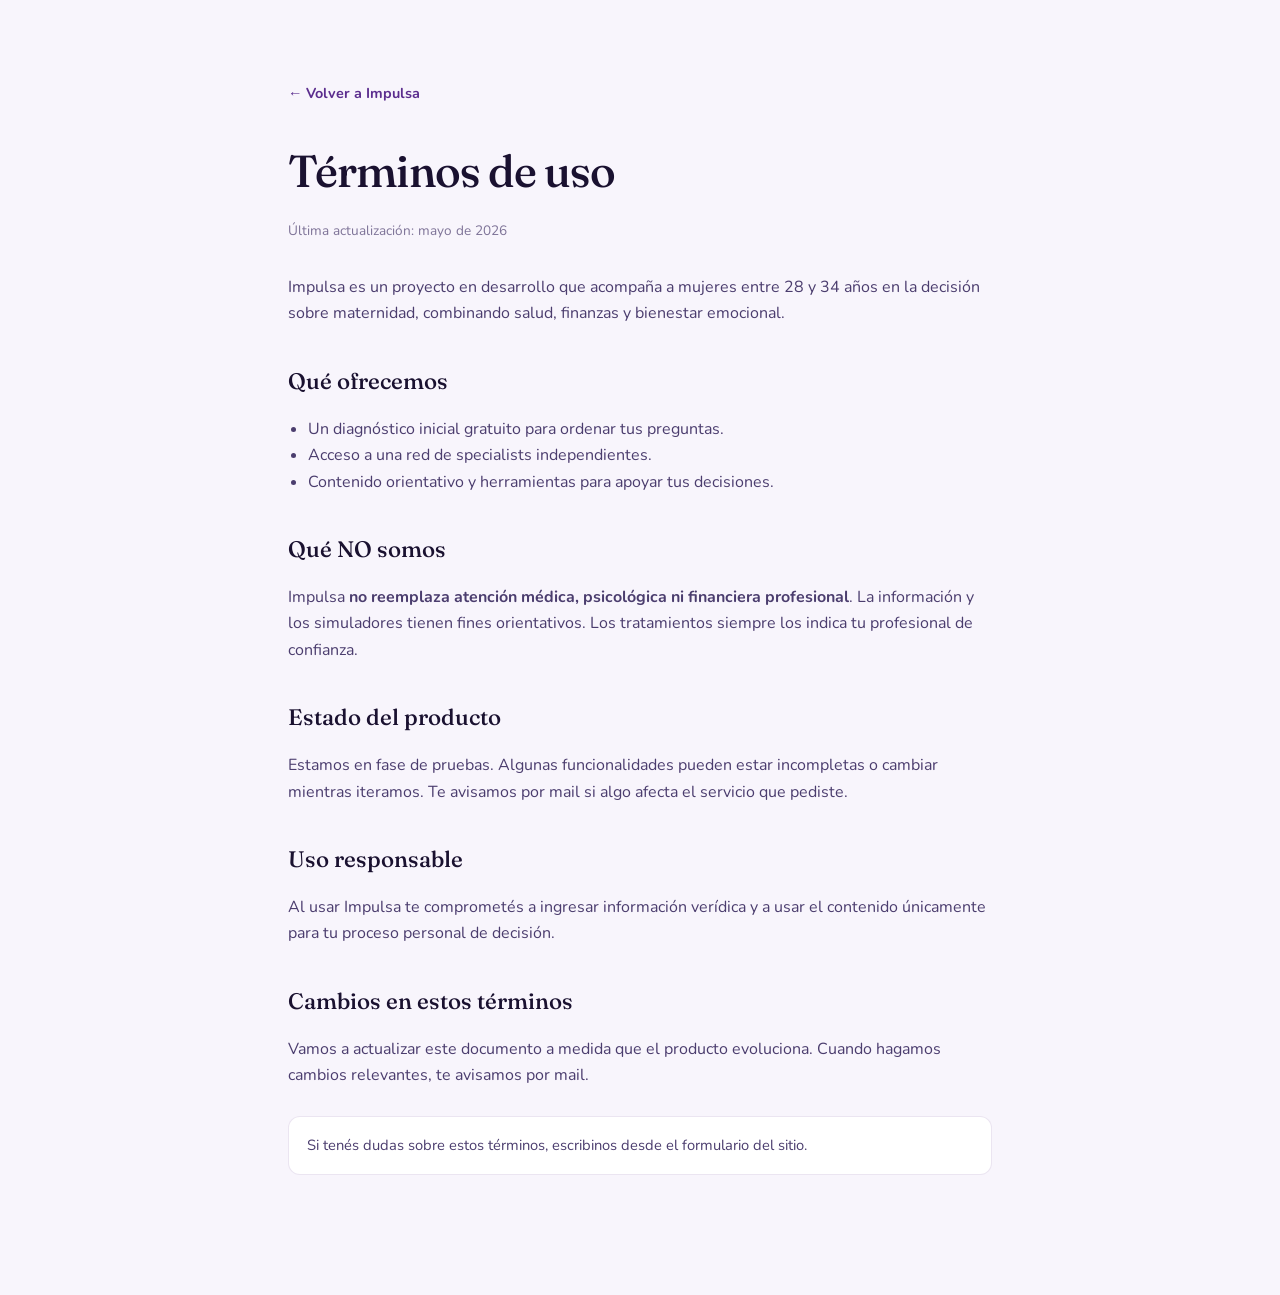
<file: terms.html>
<!doctype html>
<html lang="es-AR">
<head>
<meta charset="UTF-8" />
<meta name="viewport" content="width=device-width, initial-scale=1.0" />
<meta name="robots" content="noindex" />
<title>Términos · Impulsa</title>
<link rel="preconnect" href="https://fonts.googleapis.com" />
<link rel="preconnect" href="https://fonts.gstatic.com" crossorigin />
<link href="https://fonts.googleapis.com/css2?family=Fraunces:opsz,wght@9..144,500;9..144,600&family=Nunito:wght@400;600;700&display=swap" rel="stylesheet" />
<style>
  :root { --purple-500:#5B2D8E; --ink:#1A1130; --ink-soft:#4B3D6E; --lavender:#F8F5FC; --border:rgba(91,45,142,.12); }
  * { box-sizing: border-box; }
  body { margin:0; font-family:"Nunito",sans-serif; color:var(--ink-soft); background:var(--lavender); line-height:1.65; }
  .wrap { max-width: 760px; margin: 0 auto; padding: 80px 28px 120px; }
  h1 { font-family:"Fraunces",serif; font-weight:500; font-size: clamp(2rem,4vw,2.8rem); color:var(--ink); margin:0 0 12px; letter-spacing:-.02em; }
  h2 { font-family:"Fraunces",serif; font-weight:500; font-size:1.4rem; color:var(--ink); margin:36px 0 10px; }
  p, li { font-size: 1rem; }
  a { color: var(--purple-500); }
  .back { display:inline-block; margin-bottom: 28px; font-weight:700; color:var(--purple-500); text-decoration:none; font-size:.9rem; }
  .back:hover { text-decoration: underline; }
  .meta { color: var(--ink-soft); opacity: .7; font-size: .85rem; margin-bottom: 32px; }
  ul { padding-left: 20px; }
  .note { padding:16px 18px; background: white; border-radius: 12px; border:1px solid var(--border); margin-top: 28px; font-size: .92rem; }
</style>
</head>
<body>
  <div class="wrap">
    <a class="back" href="index.html">← Volver a Impulsa</a>
    <h1>Términos de uso</h1>
    <div class="meta">Última actualización: mayo de 2026</div>

    <p>Impulsa es un proyecto en desarrollo que acompaña a mujeres entre 28 y 34 años en la decisión sobre maternidad, combinando salud, finanzas y bienestar emocional.</p>

    <h2>Qué ofrecemos</h2>
    <ul>
      <li>Un diagnóstico inicial gratuito para ordenar tus preguntas.</li>
      <li>Acceso a una red de specialists independientes.</li>
      <li>Contenido orientativo y herramientas para apoyar tus decisiones.</li>
    </ul>

    <h2>Qué NO somos</h2>
    <p>Impulsa <strong>no reemplaza atención médica, psicológica ni financiera profesional</strong>. La información y los simuladores tienen fines orientativos. Los tratamientos siempre los indica tu profesional de confianza.</p>

    <h2>Estado del producto</h2>
    <p>Estamos en fase de pruebas. Algunas funcionalidades pueden estar incompletas o cambiar mientras iteramos. Te avisamos por mail si algo afecta el servicio que pediste.</p>

    <h2>Uso responsable</h2>
    <p>Al usar Impulsa te comprometés a ingresar información verídica y a usar el contenido únicamente para tu proceso personal de decisión.</p>

    <h2>Cambios en estos términos</h2>
    <p>Vamos a actualizar este documento a medida que el producto evoluciona. Cuando hagamos cambios relevantes, te avisamos por mail.</p>

    <div class="note">Si tenés dudas sobre estos términos, escribinos desde el formulario del sitio.</div>
  </div>
</body>
</html>
</file>
